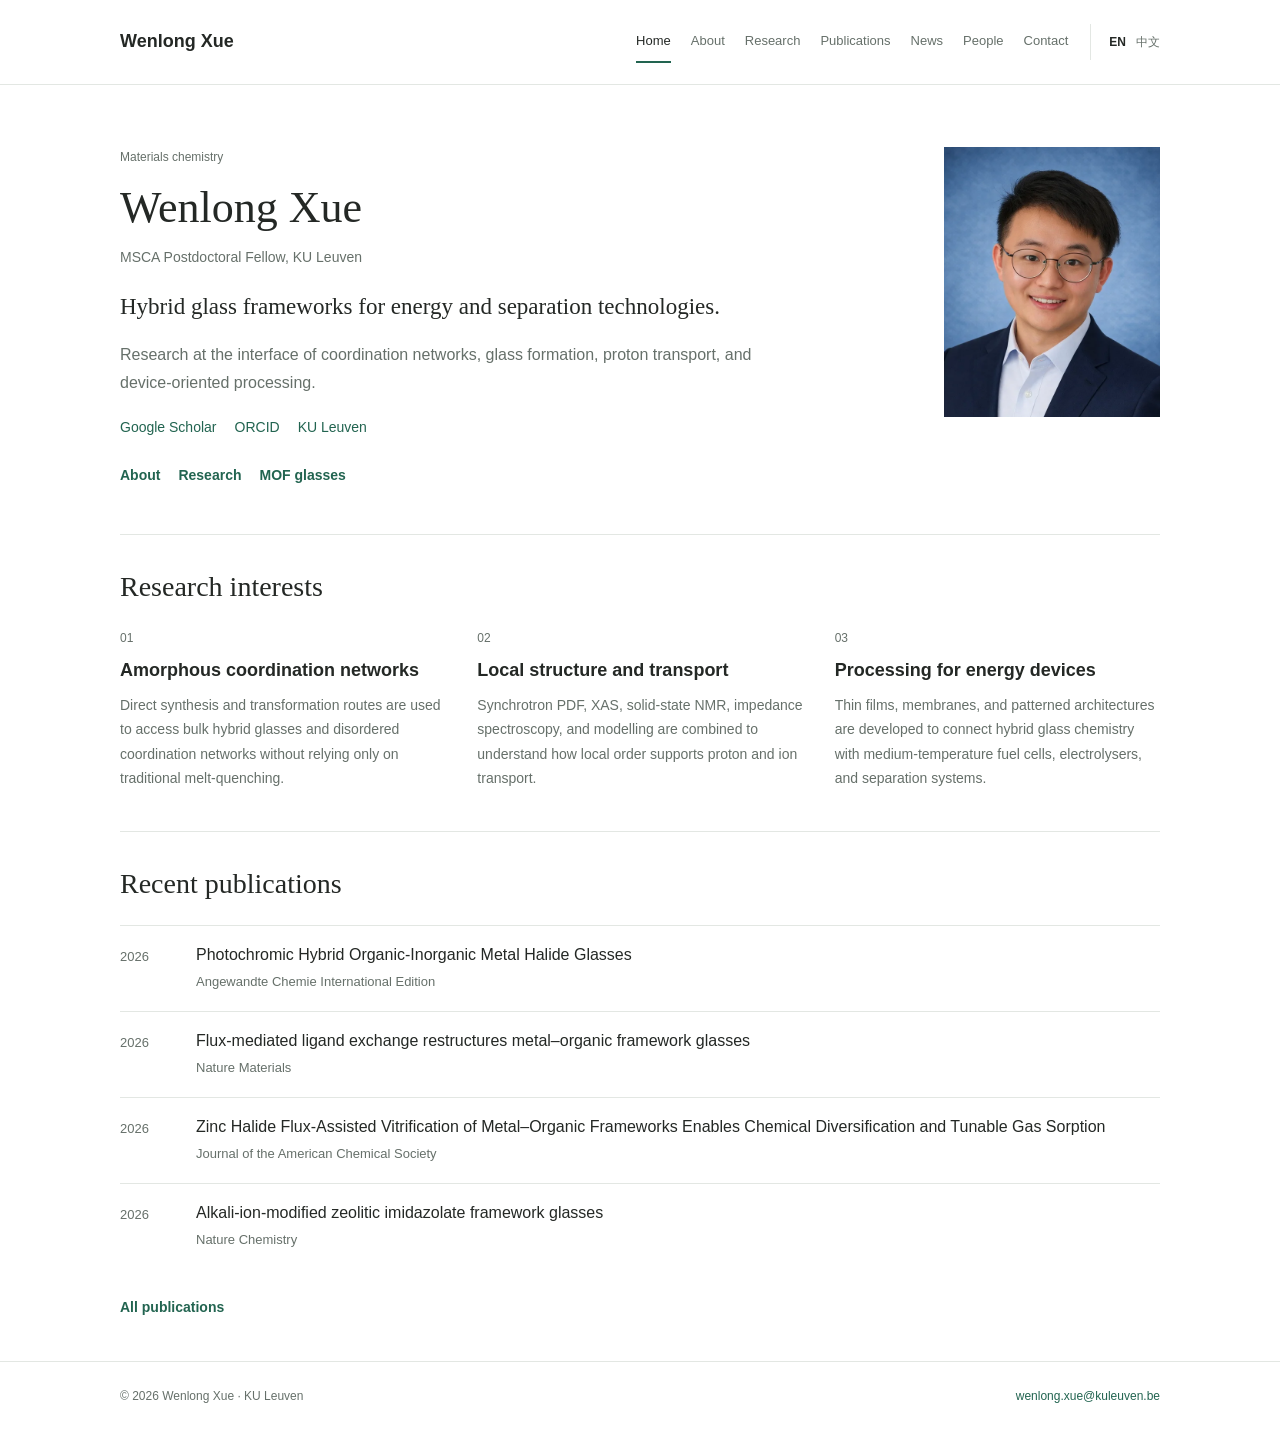
<file: index.html>
<!doctype html>
<html lang="en" class="no-js">
<head>
<meta charset="utf-8" />
<meta name="viewport" content="width=device-width, initial-scale=1" />
<title>Wenlong Xue | MOF Glasses &amp; Hybrid Materials</title>
<meta name="description" content="Wenlong Xue, MSCA Postdoctoral Fellow at KU Leuven. Research on MOF glasses, amorphous hybrid frameworks, proton conduction and materials processing." />
<link rel="canonical" href="https://wenlong-xue.github.io/" />
<meta name="robots" content="index, follow" />
<meta property="og:type" content="profile" />
<meta property="og:site_name" content="Wenlong Xue" />
<meta property="og:title" content="Wenlong Xue | MOF Glasses &amp; Hybrid Materials" />
<meta property="og:description" content="Wenlong Xue, MSCA Postdoctoral Fellow at KU Leuven. Research on MOF glasses, amorphous hybrid frameworks, proton conduction and materials processing." />
<meta property="og:url" content="https://wenlong-xue.github.io/" />
<meta property="og:image" content="https://wenlong-xue.github.io/assets/img/wenlong-xue.png" />
<meta property="og:image:alt" content="Wenlong Xue, MSCA Postdoctoral Fellow at KU Leuven" />
<meta name="twitter:card" content="summary" />
<meta name="twitter:title" content="Wenlong Xue | MOF Glasses &amp; Hybrid Materials" />
<meta name="twitter:description" content="Wenlong Xue, MSCA Postdoctoral Fellow at KU Leuven. Research on MOF glasses, amorphous hybrid frameworks, proton conduction and materials processing." />
<meta name="twitter:image" content="https://wenlong-xue.github.io/assets/img/wenlong-xue.png" />
<meta name="twitter:image:alt" content="Wenlong Xue, MSCA Postdoctoral Fellow at KU Leuven" />
<script type="application/ld+json">{"@context":"https://schema.org","@graph":[{"@type":"WebSite","@id":"https://wenlong-xue.github.io/#website","url":"https://wenlong-xue.github.io/","name":"Wenlong Xue"},{"@type":"Person","@id":"https://wenlong-xue.github.io/#person","name":"Wenlong Xue","alternateName":["Wen-Long Xue","薛文龙"],"url":"https://wenlong-xue.github.io/","image":"https://wenlong-xue.github.io/assets/img/wenlong-xue.webp","email":"wenlong.xue@kuleuven.be","jobTitle":"MSCA Postdoctoral Fellow","affiliation":{"@type":"CollegeOrUniversity","name":"KU Leuven","url":"https://www.kuleuven.be/"},"sameAs":["https://scholar.google.com/citations?user=ZLglYGcAAAAJ&hl=en","https://orcid.org/0000-0003-0778-2300","https://www.kuleuven.be/wieiswie/en/person/00177372"],"knowsAbout":["MOF glasses","hybrid glass frameworks","amorphous proton conductors","mechanochemistry"]},{"@type":"ProfilePage","@id":"https://wenlong-xue.github.io/#page","url":"https://wenlong-xue.github.io/","name":"Wenlong Xue | MOF Glasses & Hybrid Materials","description":"Wenlong Xue, MSCA Postdoctoral Fellow at KU Leuven. Research on MOF glasses, amorphous hybrid frameworks, proton conduction and materials processing.","inLanguage":"en","isPartOf":{"@id":"https://wenlong-xue.github.io/#website"},"mainEntity":{"@id":"https://wenlong-xue.github.io/#person"}}]}</script>
<link rel="stylesheet" href="assets/css/styles.css?v=minimal-20261013" />
<script>document.documentElement.classList.remove('no-js');</script>
</head>
<body data-page="home">
<a class="skip-link" href="#main" data-i18n="labels.skip">Skip to content</a><header class="site-header" id="top"><nav class="nav wrap" aria-label="Main navigation"><a class="brand" href="index.html"><span data-profile-name>Wenlong Xue</span></a><button class="menu-button" type="button" aria-label="Toggle navigation" aria-controls="navigation" aria-expanded="false" data-nav-toggle><img src="assets/img/menu.svg" alt="Menu" width="20" height="20" /></button><div class="nav-actions"><div class="nav-links" id="navigation" data-nav-links><a href="index.html" data-nav-page="home" data-i18n="nav.home" class="active" aria-current="page">Home</a><a href="about.html" data-nav-page="about" data-i18n="nav.about">About</a><a href="research.html" data-nav-page="research" data-i18n="nav.research">Research</a><a href="publications.html" data-nav-page="publications" data-i18n="nav.publications">Publications</a><a href="news.html" data-nav-page="news" data-i18n="nav.news">News</a><a href="people.html" data-nav-page="people" data-i18n="nav.people">People</a><a href="contact.html" data-nav-page="contact" data-i18n="nav.contact">Contact</a></div><div class="language-switch" aria-label="Language"><button type="button" data-lang-option="en" aria-pressed="true" class="active">EN</button><button type="button" data-lang-option="zh" aria-pressed="false">中文</button></div></div></nav></header>
<main id="main" class="wrap"><section class="home-profile"><div><p class="eyebrow" data-hero-eyebrow>Materials chemistry</p><h1 data-hero-title>Wenlong Xue</h1><p class="profile-role" data-profile-role-full>MSCA Postdoctoral Fellow, KU Leuven</p><p class="subtitle" data-hero-subtitle>Hybrid glass frameworks for energy and separation technologies.</p><div class="intro-copy" data-about-text="home"><p>Research at the interface of coordination networks, glass formation, proton transport, and device-oriented processing.</p></div><div class="profile-links"><a href="https://scholar.google.com/citations?user=ZLglYGcAAAAJ&amp;hl=en" target="_blank" rel="noopener" data-scholar-link data-i18n="labels.googleScholar">Google Scholar</a><a href="https://orcid.org/0000-0003-0778-2300" target="_blank" rel="noopener" data-orcid-link>ORCID</a><a href="https://www.kuleuven.be/wieiswie/en/person/00177372" target="_blank" rel="noopener" data-ku-link>KU Leuven</a></div><div class="home-link-row"><a class="text-link" href="about.html" data-i18n="nav.about">About</a><a class="text-link" href="research.html" data-i18n="nav.research">Research</a><a class="text-link" href="mof-glasses.html" data-i18n="labels.background">MOF glasses</a></div></div><figure class="portrait"><a href="about.html" aria-label="About Wenlong Xue"><img src="assets/img/wenlong-xue.webp" alt="Wenlong Xue, MSCA Postdoctoral Fellow at KU Leuven" width="640" height="702" data-profile-photo fetchpriority="high" /></a></figure></section><section class="section"><div class="section-heading"><h2 data-i18n="labels.researchAreas">Research interests</h2></div><div class="research-grid" data-research><article class="research-item"><div class="research-index">01</div><div class="research-copy"><h3>Amorphous coordination networks</h3><p>Direct synthesis and transformation routes are used to access bulk hybrid glasses and disordered coordination networks without relying only on traditional melt-quenching.</p></div></article><article class="research-item"><div class="research-index">02</div><div class="research-copy"><h3>Local structure and transport</h3><p>Synchrotron PDF, XAS, solid-state NMR, impedance spectroscopy, and modelling are combined to understand how local order supports proton and ion transport.</p></div></article><article class="research-item"><div class="research-index">03</div><div class="research-copy"><h3>Processing for energy devices</h3><p>Thin films, membranes, and patterned architectures are developed to connect hybrid glass chemistry with medium-temperature fuel cells, electrolysers, and separation systems.</p></div></article></div></section><section class="section"><div class="section-heading"><h2 data-i18n="labels.latest">Recent publications</h2></div><div data-latest-publications><article class="latest-item"><span class="latest-year">2026</span><div><h3><a href="https://doi.org/10.1002/anie.1298188" target="_blank" rel="noopener">Photochromic Hybrid Organic-Inorganic Metal Halide Glasses</a></h3><p class="latest-meta">Angewandte Chemie International Edition</p></div></article><article class="latest-item"><span class="latest-year">2026</span><div><h3><a href="https://doi.org/10.1038/s41563-026-02712-5" target="_blank" rel="noopener">Flux-mediated ligand exchange restructures metal–organic framework glasses</a></h3><p class="latest-meta">Nature Materials</p></div></article><article class="latest-item"><span class="latest-year">2026</span><div><h3><a href="https://doi.org/10.1021/jacs.6c05678" target="_blank" rel="noopener">Zinc Halide Flux-Assisted Vitrification of Metal–Organic Frameworks Enables Chemical Diversification and Tunable Gas Sorption</a></h3><p class="latest-meta">Journal of the American Chemical Society</p></div></article><article class="latest-item"><span class="latest-year">2026</span><div><h3><a href="https://doi.org/10.1038/s41557-026-02115-8" target="_blank" rel="noopener">Alkali-ion-modified zeolitic imidazolate framework glasses</a></h3><p class="latest-meta">Nature Chemistry</p></div></article></div><p class="section-link"><a class="text-link" href="publications.html" data-i18n="labels.viewAll">All publications</a></p></section></main>
<footer class="site-footer"><div class="wrap footer-inner"><p>&copy; <span data-year>2026</span> <span data-footer-name>Wenlong Xue</span> · KU Leuven</p><a href="mailto:wenlong.xue@kuleuven.be">wenlong.xue@kuleuven.be</a></div></footer>
<script type="module" src="assets/js/site.js?v=minimal-20261013"></script>
</body>
</html>
</file>
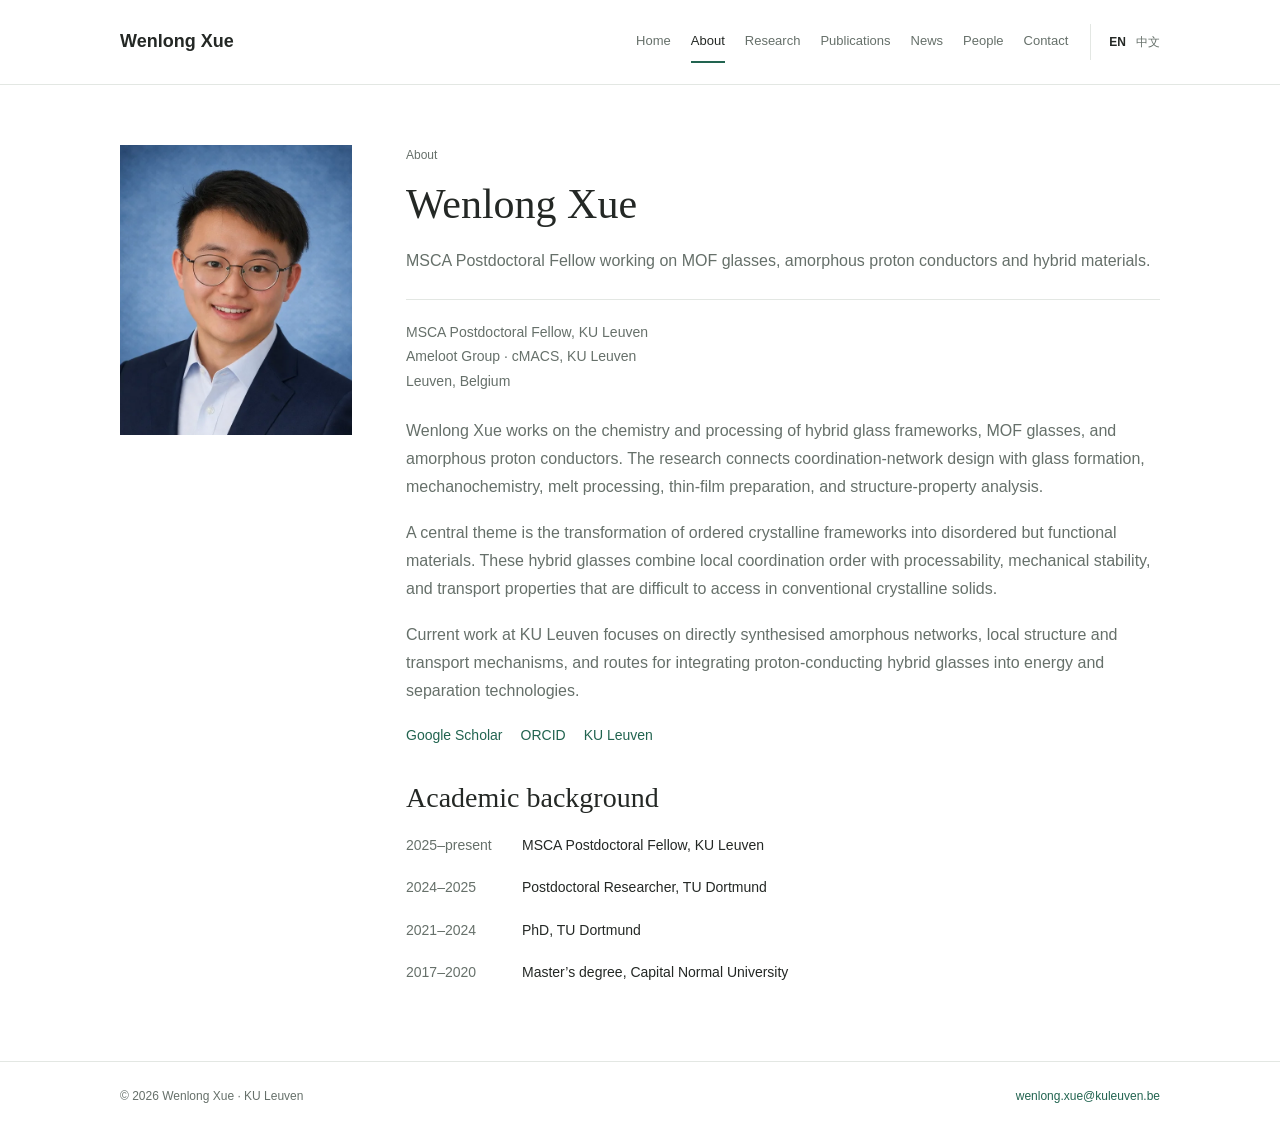
<file: about.html>
<!doctype html>
<html lang="en" class="no-js">
<head>
<meta charset="utf-8" />
<meta name="viewport" content="width=device-width, initial-scale=1" />
<title>About Wenlong Xue | KU Leuven</title>
<meta name="description" content="Biography and academic background of Wenlong Xue, an MSCA Postdoctoral Fellow in the Ameloot Group at KU Leuven." />
<link rel="canonical" href="https://wenlong-xue.github.io/about.html" />
<meta name="robots" content="index, follow" />
<meta property="og:type" content="profile" />
<meta property="og:site_name" content="Wenlong Xue" />
<meta property="og:title" content="About Wenlong Xue | KU Leuven" />
<meta property="og:description" content="Biography and academic background of Wenlong Xue, an MSCA Postdoctoral Fellow in the Ameloot Group at KU Leuven." />
<meta property="og:url" content="https://wenlong-xue.github.io/about.html" />
<meta property="og:image" content="https://wenlong-xue.github.io/assets/img/wenlong-xue.png" />
<meta property="og:image:alt" content="Wenlong Xue, MSCA Postdoctoral Fellow at KU Leuven" />
<meta name="twitter:card" content="summary" />
<meta name="twitter:title" content="About Wenlong Xue | KU Leuven" />
<meta name="twitter:description" content="Biography and academic background of Wenlong Xue, an MSCA Postdoctoral Fellow in the Ameloot Group at KU Leuven." />
<meta name="twitter:image" content="https://wenlong-xue.github.io/assets/img/wenlong-xue.png" />
<meta name="twitter:image:alt" content="Wenlong Xue, MSCA Postdoctoral Fellow at KU Leuven" />
<script type="application/ld+json">{"@context":"https://schema.org","@graph":[{"@type":"WebSite","@id":"https://wenlong-xue.github.io/#website","url":"https://wenlong-xue.github.io/","name":"Wenlong Xue"},{"@type":"Person","@id":"https://wenlong-xue.github.io/#person","name":"Wenlong Xue","alternateName":["Wen-Long Xue","薛文龙"],"url":"https://wenlong-xue.github.io/","image":"https://wenlong-xue.github.io/assets/img/wenlong-xue.webp","email":"wenlong.xue@kuleuven.be","jobTitle":"MSCA Postdoctoral Fellow","affiliation":{"@type":"CollegeOrUniversity","name":"KU Leuven","url":"https://www.kuleuven.be/"},"sameAs":["https://scholar.google.com/citations?user=ZLglYGcAAAAJ&hl=en","https://orcid.org/0000-0003-0778-2300","https://www.kuleuven.be/wieiswie/en/person/00177372"],"knowsAbout":["MOF glasses","hybrid glass frameworks","amorphous proton conductors","mechanochemistry"]},{"@type":"ProfilePage","@id":"https://wenlong-xue.github.io/about.html#page","url":"https://wenlong-xue.github.io/about.html","name":"About Wenlong Xue | KU Leuven","description":"Biography and academic background of Wenlong Xue, an MSCA Postdoctoral Fellow in the Ameloot Group at KU Leuven.","inLanguage":"en","isPartOf":{"@id":"https://wenlong-xue.github.io/#website"},"mainEntity":{"@id":"https://wenlong-xue.github.io/#person"}}]}</script>
<link rel="stylesheet" href="assets/css/styles.css?v=minimal-20261013" />
<script>document.documentElement.classList.remove('no-js');</script>
</head>
<body data-page="about">
<a class="skip-link" href="#main" data-i18n="labels.skip">Skip to content</a><header class="site-header" id="top"><nav class="nav wrap" aria-label="Main navigation"><a class="brand" href="index.html"><span data-profile-name>Wenlong Xue</span></a><button class="menu-button" type="button" aria-label="Toggle navigation" aria-controls="navigation" aria-expanded="false" data-nav-toggle><img src="assets/img/menu.svg" alt="Menu" width="20" height="20" /></button><div class="nav-actions"><div class="nav-links" id="navigation" data-nav-links><a href="index.html" data-nav-page="home" data-i18n="nav.home">Home</a><a href="about.html" data-nav-page="about" data-i18n="nav.about" class="active" aria-current="page">About</a><a href="research.html" data-nav-page="research" data-i18n="nav.research">Research</a><a href="publications.html" data-nav-page="publications" data-i18n="nav.publications">Publications</a><a href="news.html" data-nav-page="news" data-i18n="nav.news">News</a><a href="people.html" data-nav-page="people" data-i18n="nav.people">People</a><a href="contact.html" data-nav-page="contact" data-i18n="nav.contact">Contact</a></div><div class="language-switch" aria-label="Language"><button type="button" data-lang-option="en" aria-pressed="true" class="active">EN</button><button type="button" data-lang-option="zh" aria-pressed="false">中文</button></div></div></nav></header>
<main id="main" class="page-main wrap"><section class="profile-page"><figure class="profile-photo-large"><img src="assets/img/wenlong-xue.webp" alt="Wenlong Xue, MSCA Postdoctoral Fellow at KU Leuven" width="640" height="702" data-profile-photo fetchpriority="high" /></figure><div><p class="eyebrow" data-i18n="pages.about.eyebrow">About</p><h1 data-i18n="pages.about.heading">Wenlong Xue</h1><p class="profile-lead" data-i18n="pages.about.lead">MSCA Postdoctoral Fellow working on MOF glasses, amorphous proton conductors and hybrid materials.</p><p class="profile-line"><span data-profile-role-full>MSCA Postdoctoral Fellow, KU Leuven</span><br /><span data-profile-affiliation>Ameloot Group · cMACS, KU Leuven</span><br /><span data-profile-location>Leuven, Belgium</span></p><div class="profile-text" data-about-text="full"><p>Wenlong Xue works on the chemistry and processing of hybrid glass frameworks, MOF glasses, and amorphous proton conductors. The research connects coordination-network design with glass formation, mechanochemistry, melt processing, thin-film preparation, and structure-property analysis.</p><p>A central theme is the transformation of ordered crystalline frameworks into disordered but functional materials. These hybrid glasses combine local coordination order with processability, mechanical stability, and transport properties that are difficult to access in conventional crystalline solids.</p><p>Current work at KU Leuven focuses on directly synthesised amorphous networks, local structure and transport mechanisms, and routes for integrating proton-conducting hybrid glasses into energy and separation technologies.</p></div><div class="profile-links"><a href="https://scholar.google.com/citations?user=ZLglYGcAAAAJ&amp;hl=en" target="_blank" rel="noopener" data-scholar-link data-i18n="labels.googleScholar">Google Scholar</a><a href="https://orcid.org/0000-0003-0778-2300" target="_blank" rel="noopener" data-orcid-link>ORCID</a><a href="https://www.kuleuven.be/wieiswie/en/person/00177372" target="_blank" rel="noopener" data-ku-link>KU Leuven</a></div><section class="timeline"><h2 data-i18n="labels.timeline">Academic background</h2><div class="timeline-item"><time>2025–present</time><p data-i18n="timeline.0">MSCA Postdoctoral Fellow, KU Leuven</p></div><div class="timeline-item"><time>2024–2025</time><p data-i18n="timeline.1">Postdoctoral Researcher, TU Dortmund</p></div><div class="timeline-item"><time>2021–2024</time><p data-i18n="timeline.2">PhD, TU Dortmund</p></div><div class="timeline-item"><time>2017–2020</time><p data-i18n="timeline.3">Master’s degree, Capital Normal University</p></div></section></div></section></main>
<footer class="site-footer"><div class="wrap footer-inner"><p>&copy; <span data-year>2026</span> <span data-footer-name>Wenlong Xue</span> · KU Leuven</p><a href="mailto:wenlong.xue@kuleuven.be">wenlong.xue@kuleuven.be</a></div></footer>
<script type="module" src="assets/js/site.js?v=minimal-20261013"></script>
</body>
</html>
</file>
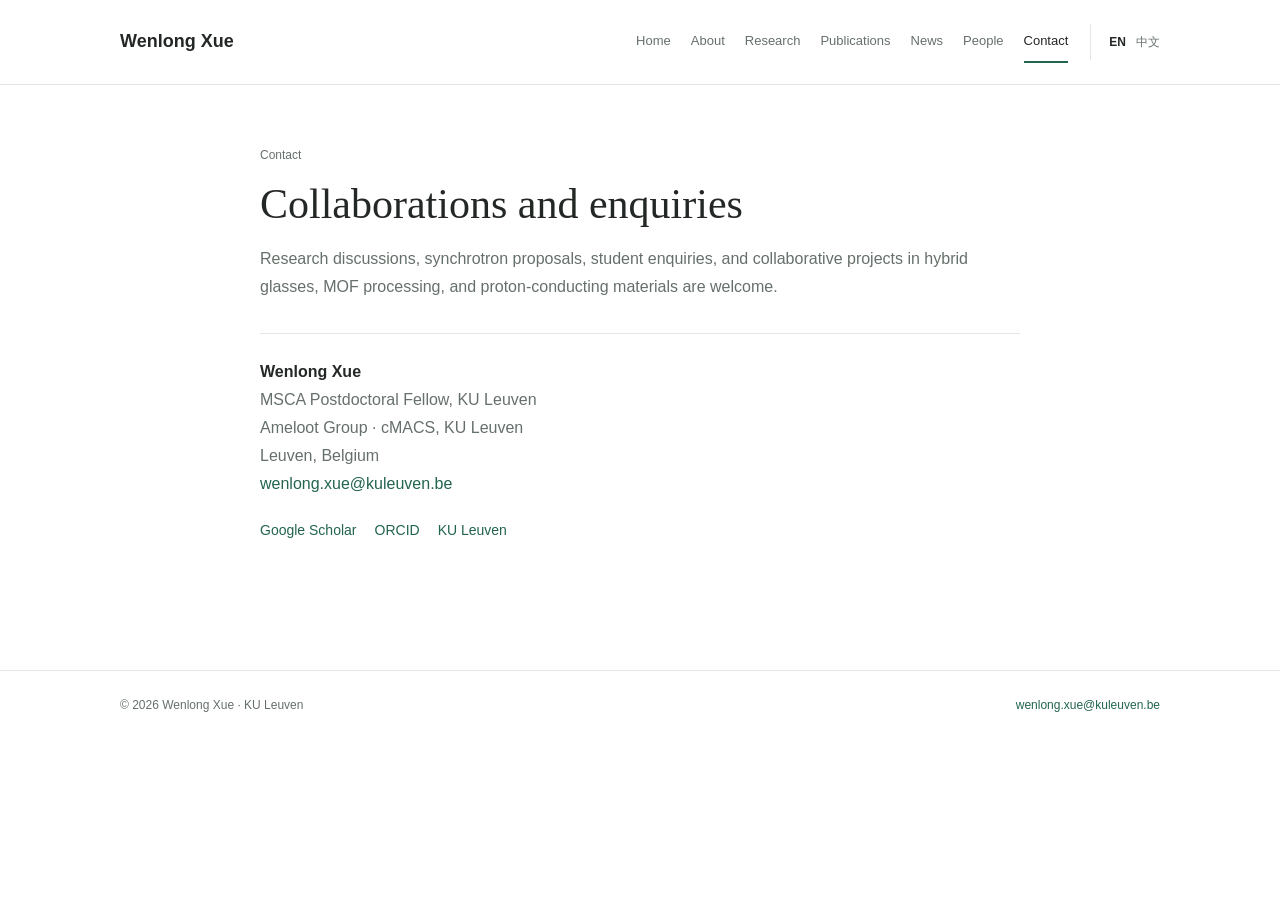
<file: contact.html>
<!doctype html>
<html lang="en" class="no-js">
<head>
<meta charset="utf-8" />
<meta name="viewport" content="width=device-width, initial-scale=1" />
<title>Contact | Wenlong Xue, KU Leuven</title>
<meta name="description" content="Contact Wenlong Xue at KU Leuven for discussions and collaborations in MOF glasses, amorphous hybrid materials and proton conduction." />
<link rel="canonical" href="https://wenlong-xue.github.io/contact.html" />
<meta name="robots" content="index, follow" />
<meta property="og:type" content="website" />
<meta property="og:site_name" content="Wenlong Xue" />
<meta property="og:title" content="Contact | Wenlong Xue, KU Leuven" />
<meta property="og:description" content="Contact Wenlong Xue at KU Leuven for discussions and collaborations in MOF glasses, amorphous hybrid materials and proton conduction." />
<meta property="og:url" content="https://wenlong-xue.github.io/contact.html" />
<meta property="og:image" content="https://wenlong-xue.github.io/assets/img/wenlong-xue.png" />
<meta property="og:image:alt" content="Wenlong Xue, MSCA Postdoctoral Fellow at KU Leuven" />
<meta name="twitter:card" content="summary" />
<meta name="twitter:title" content="Contact | Wenlong Xue, KU Leuven" />
<meta name="twitter:description" content="Contact Wenlong Xue at KU Leuven for discussions and collaborations in MOF glasses, amorphous hybrid materials and proton conduction." />
<meta name="twitter:image" content="https://wenlong-xue.github.io/assets/img/wenlong-xue.png" />
<meta name="twitter:image:alt" content="Wenlong Xue, MSCA Postdoctoral Fellow at KU Leuven" />
<script type="application/ld+json">{"@context":"https://schema.org","@graph":[{"@type":"WebSite","@id":"https://wenlong-xue.github.io/#website","url":"https://wenlong-xue.github.io/","name":"Wenlong Xue"},{"@type":"Person","@id":"https://wenlong-xue.github.io/#person","name":"Wenlong Xue","alternateName":["Wen-Long Xue","薛文龙"],"url":"https://wenlong-xue.github.io/","image":"https://wenlong-xue.github.io/assets/img/wenlong-xue.webp","email":"wenlong.xue@kuleuven.be","jobTitle":"MSCA Postdoctoral Fellow","affiliation":{"@type":"CollegeOrUniversity","name":"KU Leuven","url":"https://www.kuleuven.be/"},"sameAs":["https://scholar.google.com/citations?user=ZLglYGcAAAAJ&hl=en","https://orcid.org/0000-0003-0778-2300","https://www.kuleuven.be/wieiswie/en/person/00177372"],"knowsAbout":["MOF glasses","hybrid glass frameworks","amorphous proton conductors","mechanochemistry"]},{"@type":"WebPage","@id":"https://wenlong-xue.github.io/contact.html#page","url":"https://wenlong-xue.github.io/contact.html","name":"Contact | Wenlong Xue, KU Leuven","description":"Contact Wenlong Xue at KU Leuven for discussions and collaborations in MOF glasses, amorphous hybrid materials and proton conduction.","inLanguage":"en","isPartOf":{"@id":"https://wenlong-xue.github.io/#website"},"about":{"@id":"https://wenlong-xue.github.io/#person"}}]}</script>
<link rel="stylesheet" href="assets/css/styles.css?v=minimal-20261013" />
<script>document.documentElement.classList.remove('no-js');</script>
</head>
<body data-page="contact">
<a class="skip-link" href="#main" data-i18n="labels.skip">Skip to content</a><header class="site-header" id="top"><nav class="nav wrap" aria-label="Main navigation"><a class="brand" href="index.html"><span data-profile-name>Wenlong Xue</span></a><button class="menu-button" type="button" aria-label="Toggle navigation" aria-controls="navigation" aria-expanded="false" data-nav-toggle><img src="assets/img/menu.svg" alt="Menu" width="20" height="20" /></button><div class="nav-actions"><div class="nav-links" id="navigation" data-nav-links><a href="index.html" data-nav-page="home" data-i18n="nav.home">Home</a><a href="about.html" data-nav-page="about" data-i18n="nav.about">About</a><a href="research.html" data-nav-page="research" data-i18n="nav.research">Research</a><a href="publications.html" data-nav-page="publications" data-i18n="nav.publications">Publications</a><a href="news.html" data-nav-page="news" data-i18n="nav.news">News</a><a href="people.html" data-nav-page="people" data-i18n="nav.people">People</a><a href="contact.html" data-nav-page="contact" data-i18n="nav.contact" class="active" aria-current="page">Contact</a></div><div class="language-switch" aria-label="Language"><button type="button" data-lang-option="en" aria-pressed="true" class="active">EN</button><button type="button" data-lang-option="zh" aria-pressed="false">中文</button></div></div></nav></header>
<main id="main" class="page-main wrap contact-page"><div class="page-heading"><p class="eyebrow" data-i18n="nav.contact">Contact</p><h1 data-contact-heading>Collaborations and enquiries</h1><p data-contact-text>Research discussions, synchrotron proposals, student enquiries, and collaborative projects in hybrid glasses, MOF processing, and proton-conducting materials are welcome.</p></div><address><strong data-contact-name>Wenlong Xue</strong><br /><span data-contact-role>MSCA Postdoctoral Fellow, KU Leuven</span><br /><span data-contact-affiliation>Ameloot Group · cMACS, KU Leuven</span><br /><span data-contact-location>Leuven, Belgium</span><br /><a href="mailto:wenlong.xue@kuleuven.be" data-contact-email>wenlong.xue@kuleuven.be</a><div class="contact-links"><div class="profile-links"><a href="https://scholar.google.com/citations?user=ZLglYGcAAAAJ&amp;hl=en" target="_blank" rel="noopener" data-scholar-link data-i18n="labels.googleScholar">Google Scholar</a><a href="https://orcid.org/0000-0003-0778-2300" target="_blank" rel="noopener" data-orcid-link>ORCID</a><a href="https://www.kuleuven.be/wieiswie/en/person/00177372" target="_blank" rel="noopener" data-ku-link>KU Leuven</a></div></div></address></main>
<footer class="site-footer"><div class="wrap footer-inner"><p>&copy; <span data-year>2026</span> <span data-footer-name>Wenlong Xue</span> · KU Leuven</p><a href="mailto:wenlong.xue@kuleuven.be">wenlong.xue@kuleuven.be</a></div></footer>
<script type="module" src="assets/js/site.js?v=minimal-20261013"></script>
</body>
</html>
</file>
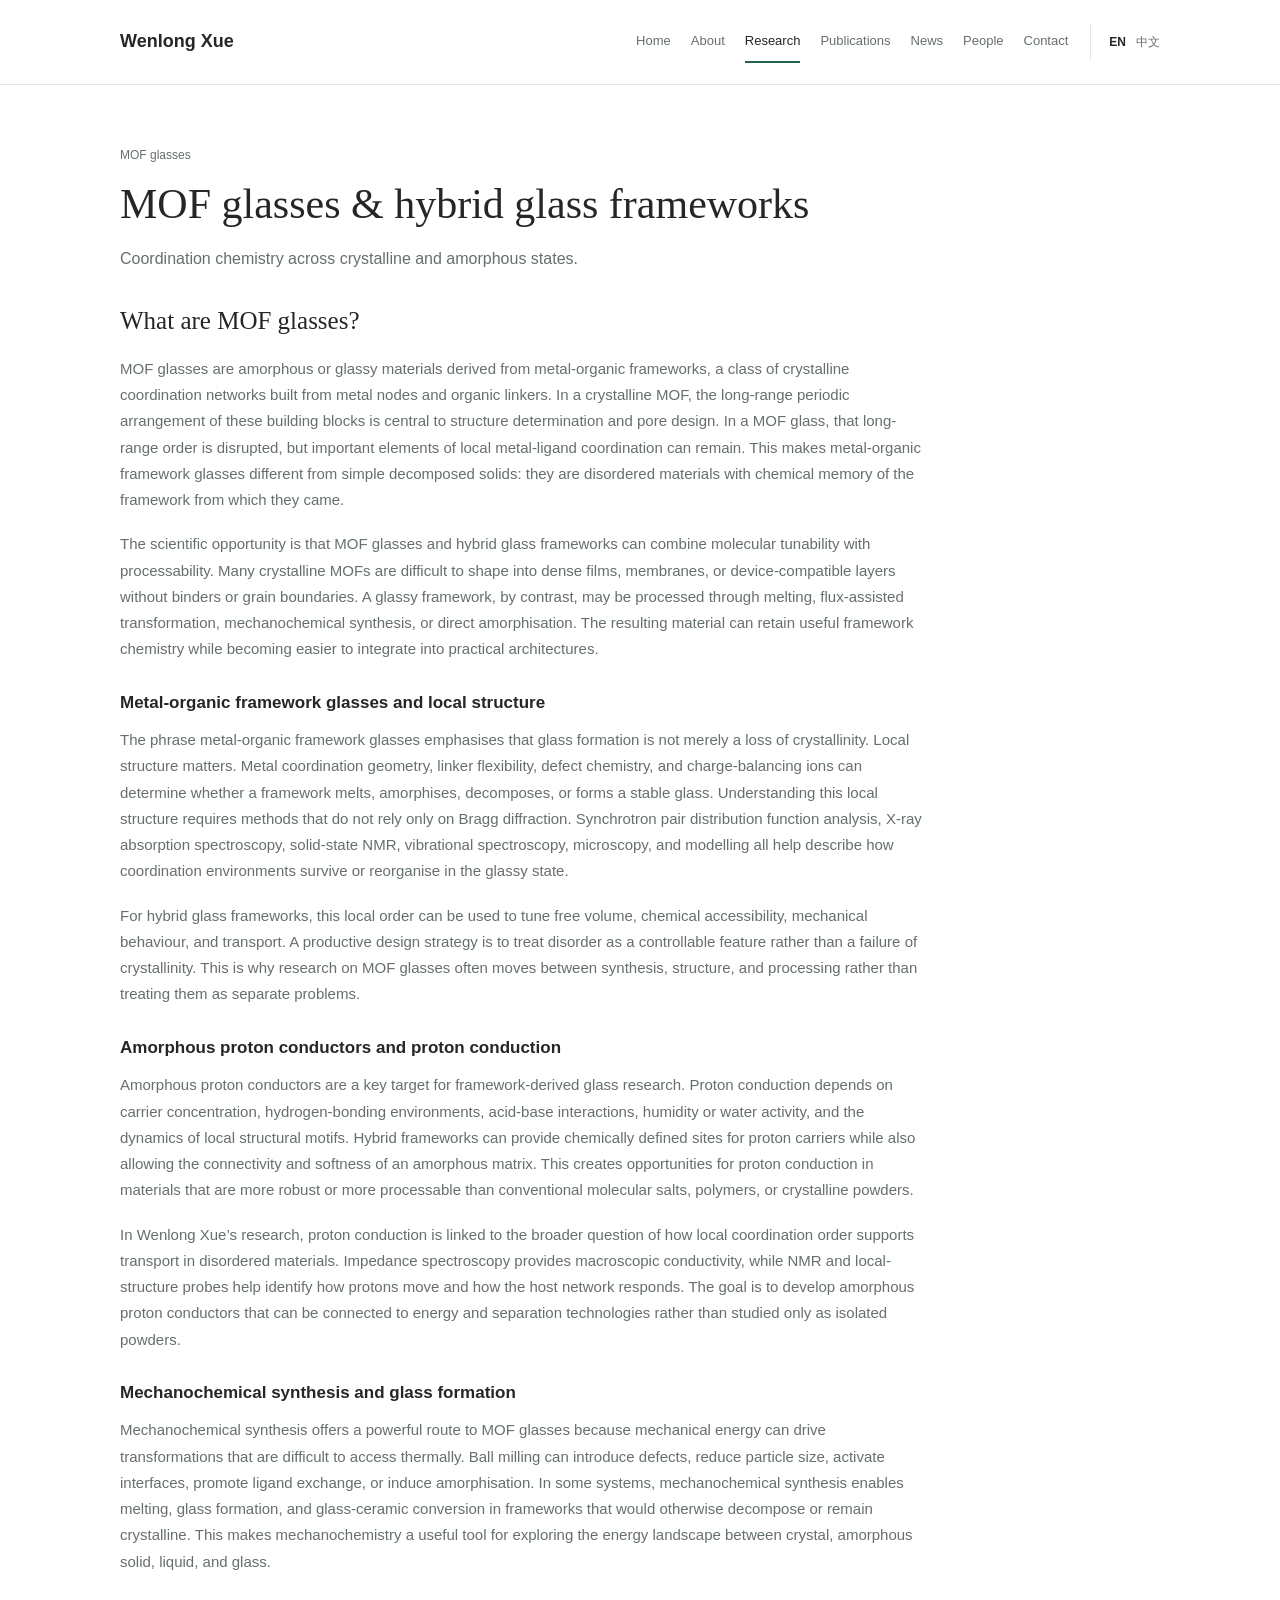
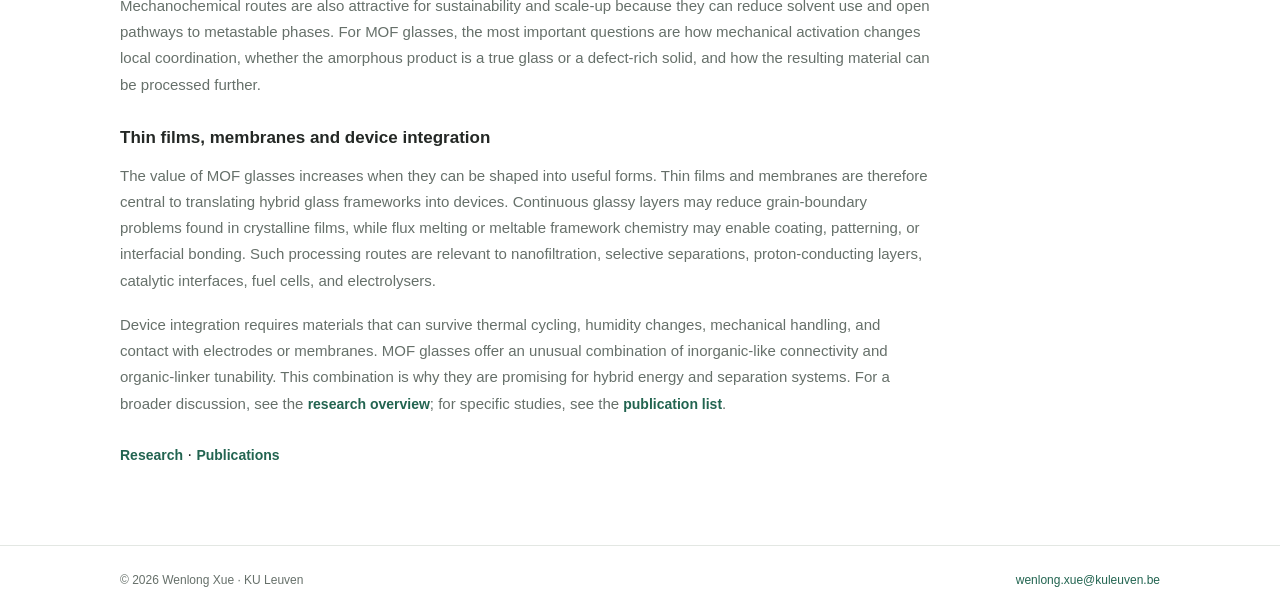
<file: mof-glasses.html>
<!doctype html>
<html lang="en" class="no-js">
<head>
<meta charset="utf-8" />
<meta name="viewport" content="width=device-width, initial-scale=1" />
<title>MOF Glasses &amp; Hybrid Glass Frameworks | Wenlong Xue</title>
<meta name="description" content="Background on MOF glasses, metal-organic framework glasses, hybrid glass frameworks, amorphous proton conductors and mechanochemical synthesis." />
<link rel="canonical" href="https://wenlong-xue.github.io/mof-glasses.html" />
<meta name="robots" content="index, follow" />
<meta property="og:type" content="website" />
<meta property="og:site_name" content="Wenlong Xue" />
<meta property="og:title" content="MOF Glasses &amp; Hybrid Glass Frameworks | Wenlong Xue" />
<meta property="og:description" content="Background on MOF glasses, metal-organic framework glasses, hybrid glass frameworks, amorphous proton conductors and mechanochemical synthesis." />
<meta property="og:url" content="https://wenlong-xue.github.io/mof-glasses.html" />
<meta property="og:image" content="https://wenlong-xue.github.io/assets/img/wenlong-xue.png" />
<meta property="og:image:alt" content="Wenlong Xue, MSCA Postdoctoral Fellow at KU Leuven" />
<meta name="twitter:card" content="summary" />
<meta name="twitter:title" content="MOF Glasses &amp; Hybrid Glass Frameworks | Wenlong Xue" />
<meta name="twitter:description" content="Background on MOF glasses, metal-organic framework glasses, hybrid glass frameworks, amorphous proton conductors and mechanochemical synthesis." />
<meta name="twitter:image" content="https://wenlong-xue.github.io/assets/img/wenlong-xue.png" />
<meta name="twitter:image:alt" content="Wenlong Xue, MSCA Postdoctoral Fellow at KU Leuven" />
<script type="application/ld+json">{"@context":"https://schema.org","@graph":[{"@type":"WebSite","@id":"https://wenlong-xue.github.io/#website","url":"https://wenlong-xue.github.io/","name":"Wenlong Xue"},{"@type":"Person","@id":"https://wenlong-xue.github.io/#person","name":"Wenlong Xue","alternateName":["Wen-Long Xue","薛文龙"],"url":"https://wenlong-xue.github.io/","image":"https://wenlong-xue.github.io/assets/img/wenlong-xue.webp","email":"wenlong.xue@kuleuven.be","jobTitle":"MSCA Postdoctoral Fellow","affiliation":{"@type":"CollegeOrUniversity","name":"KU Leuven","url":"https://www.kuleuven.be/"},"sameAs":["https://scholar.google.com/citations?user=ZLglYGcAAAAJ&hl=en","https://orcid.org/0000-0003-0778-2300","https://www.kuleuven.be/wieiswie/en/person/00177372"],"knowsAbout":["MOF glasses","hybrid glass frameworks","amorphous proton conductors","mechanochemistry"]},{"@type":"WebPage","@id":"https://wenlong-xue.github.io/mof-glasses.html#page","url":"https://wenlong-xue.github.io/mof-glasses.html","name":"MOF Glasses & Hybrid Glass Frameworks | Wenlong Xue","description":"Background on MOF glasses, metal-organic framework glasses, hybrid glass frameworks, amorphous proton conductors and mechanochemical synthesis.","inLanguage":"en","isPartOf":{"@id":"https://wenlong-xue.github.io/#website"},"about":{"@id":"https://wenlong-xue.github.io/#person"}}]}</script>
<link rel="stylesheet" href="assets/css/styles.css?v=minimal-20261013" />
<script>document.documentElement.classList.remove('no-js');</script>
</head>
<body data-page="mof-glasses">
<a class="skip-link" href="#main" data-i18n="labels.skip">Skip to content</a><header class="site-header" id="top"><nav class="nav wrap" aria-label="Main navigation"><a class="brand" href="index.html"><span data-profile-name>Wenlong Xue</span></a><button class="menu-button" type="button" aria-label="Toggle navigation" aria-controls="navigation" aria-expanded="false" data-nav-toggle><img src="assets/img/menu.svg" alt="Menu" width="20" height="20" /></button><div class="nav-actions"><div class="nav-links" id="navigation" data-nav-links><a href="index.html" data-nav-page="home" data-i18n="nav.home">Home</a><a href="about.html" data-nav-page="about" data-i18n="nav.about">About</a><a href="research.html" data-nav-page="research" data-i18n="nav.research" class="active" aria-current="page">Research</a><a href="publications.html" data-nav-page="publications" data-i18n="nav.publications">Publications</a><a href="news.html" data-nav-page="news" data-i18n="nav.news">News</a><a href="people.html" data-nav-page="people" data-i18n="nav.people">People</a><a href="contact.html" data-nav-page="contact" data-i18n="nav.contact">Contact</a></div><div class="language-switch" aria-label="Language"><button type="button" data-lang-option="en" aria-pressed="true" class="active">EN</button><button type="button" data-lang-option="zh" aria-pressed="false">中文</button></div></div></nav></header>
<main id="main" class="page-main wrap"><div class="page-heading"><p class="eyebrow">MOF glasses</p><h1 data-i18n="pages.mof.heading">MOF glasses &amp; hybrid glass frameworks</h1><p data-i18n="pages.mof.intro">Coordination chemistry across crystalline and amorphous states.</p></div><article class="seo-article" data-long-text="mof-glasses">
      <h2>What are MOF glasses?</h2>
      <p>MOF glasses are amorphous or glassy materials derived from metal-organic frameworks, a class of crystalline coordination networks built from metal nodes and organic linkers. In a crystalline MOF, the long-range periodic arrangement of these building blocks is central to structure determination and pore design. In a MOF glass, that long-range order is disrupted, but important elements of local metal-ligand coordination can remain. This makes metal-organic framework glasses different from simple decomposed solids: they are disordered materials with chemical memory of the framework from which they came.</p>
      <p>The scientific opportunity is that MOF glasses and hybrid glass frameworks can combine molecular tunability with processability. Many crystalline MOFs are difficult to shape into dense films, membranes, or device-compatible layers without binders or grain boundaries. A glassy framework, by contrast, may be processed through melting, flux-assisted transformation, mechanochemical synthesis, or direct amorphisation. The resulting material can retain useful framework chemistry while becoming easier to integrate into practical architectures.</p>
      <h3>Metal-organic framework glasses and local structure</h3>
      <p>The phrase metal-organic framework glasses emphasises that glass formation is not merely a loss of crystallinity. Local structure matters. Metal coordination geometry, linker flexibility, defect chemistry, and charge-balancing ions can determine whether a framework melts, amorphises, decomposes, or forms a stable glass. Understanding this local structure requires methods that do not rely only on Bragg diffraction. Synchrotron pair distribution function analysis, X-ray absorption spectroscopy, solid-state NMR, vibrational spectroscopy, microscopy, and modelling all help describe how coordination environments survive or reorganise in the glassy state.</p>
      <p>For hybrid glass frameworks, this local order can be used to tune free volume, chemical accessibility, mechanical behaviour, and transport. A productive design strategy is to treat disorder as a controllable feature rather than a failure of crystallinity. This is why research on MOF glasses often moves between synthesis, structure, and processing rather than treating them as separate problems.</p>
      <h3>Amorphous proton conductors and proton conduction</h3>
      <p>Amorphous proton conductors are a key target for framework-derived glass research. Proton conduction depends on carrier concentration, hydrogen-bonding environments, acid-base interactions, humidity or water activity, and the dynamics of local structural motifs. Hybrid frameworks can provide chemically defined sites for proton carriers while also allowing the connectivity and softness of an amorphous matrix. This creates opportunities for proton conduction in materials that are more robust or more processable than conventional molecular salts, polymers, or crystalline powders.</p>
      <p>In Wenlong Xue’s research, proton conduction is linked to the broader question of how local coordination order supports transport in disordered materials. Impedance spectroscopy provides macroscopic conductivity, while NMR and local-structure probes help identify how protons move and how the host network responds. The goal is to develop amorphous proton conductors that can be connected to energy and separation technologies rather than studied only as isolated powders.</p>
      <h3>Mechanochemical synthesis and glass formation</h3>
      <p>Mechanochemical synthesis offers a powerful route to MOF glasses because mechanical energy can drive transformations that are difficult to access thermally. Ball milling can introduce defects, reduce particle size, activate interfaces, promote ligand exchange, or induce amorphisation. In some systems, mechanochemical synthesis enables melting, glass formation, and glass-ceramic conversion in frameworks that would otherwise decompose or remain crystalline. This makes mechanochemistry a useful tool for exploring the energy landscape between crystal, amorphous solid, liquid, and glass.</p>
      <p>Mechanochemical routes are also attractive for sustainability and scale-up because they can reduce solvent use and open pathways to metastable phases. For MOF glasses, the most important questions are how mechanical activation changes local coordination, whether the amorphous product is a true glass or a defect-rich solid, and how the resulting material can be processed further.</p>
      <h3>Thin films, membranes and device integration</h3>
      <p>The value of MOF glasses increases when they can be shaped into useful forms. Thin films and membranes are therefore central to translating hybrid glass frameworks into devices. Continuous glassy layers may reduce grain-boundary problems found in crystalline films, while flux melting or meltable framework chemistry may enable coating, patterning, or interfacial bonding. Such processing routes are relevant to nanofiltration, selective separations, proton-conducting layers, catalytic interfaces, fuel cells, and electrolysers.</p>
      <p>Device integration requires materials that can survive thermal cycling, humidity changes, mechanical handling, and contact with electrodes or membranes. MOF glasses offer an unusual combination of inorganic-like connectivity and organic-linker tunability. This combination is why they are promising for hybrid energy and separation systems. For a broader discussion, see the <a class="text-link" href="research.html">research overview</a>; for specific studies, see the <a class="text-link" href="publications.html">publication list</a>.</p>
    </article><p class="section-link"><a href="research.html" class="text-link" data-i18n="nav.research">Research</a> · <a href="publications.html" class="text-link" data-i18n="nav.publications">Publications</a></p></main>
<footer class="site-footer"><div class="wrap footer-inner"><p>&copy; <span data-year>2026</span> <span data-footer-name>Wenlong Xue</span> · KU Leuven</p><a href="mailto:wenlong.xue@kuleuven.be">wenlong.xue@kuleuven.be</a></div></footer>
<script type="module" src="assets/js/site.js?v=minimal-20261013"></script>
</body>
</html>
</file>
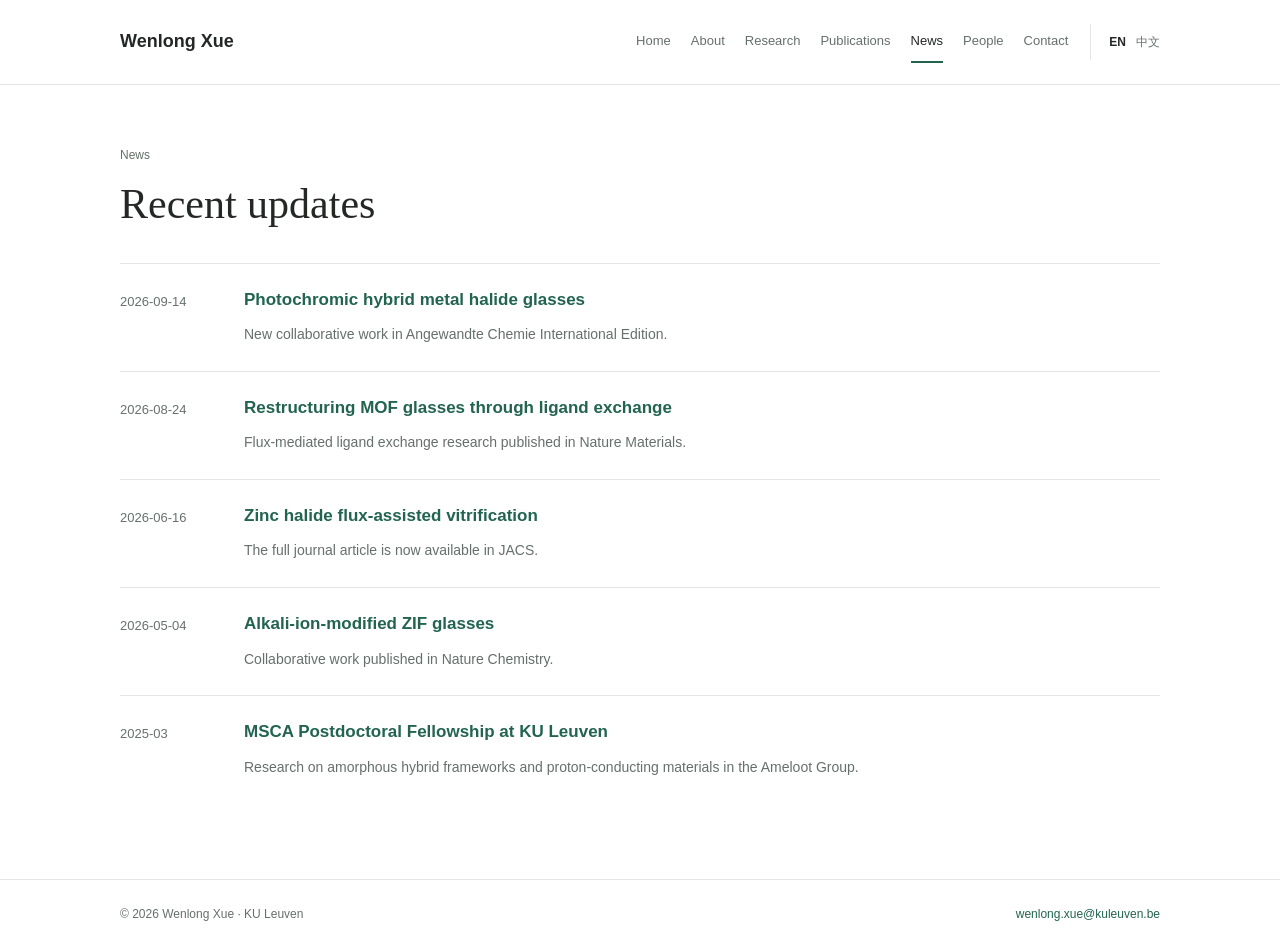
<file: news.html>
<!doctype html>
<html lang="en" class="no-js">
<head>
<meta charset="utf-8" />
<meta name="viewport" content="width=device-width, initial-scale=1" />
<title>News | Wenlong Xue</title>
<meta name="description" content="Recent publications and research updates from Wenlong Xue, MSCA Postdoctoral Fellow at KU Leuven." />
<link rel="canonical" href="https://wenlong-xue.github.io/news.html" />
<meta name="robots" content="index, follow" />
<meta property="og:type" content="website" />
<meta property="og:site_name" content="Wenlong Xue" />
<meta property="og:title" content="News | Wenlong Xue" />
<meta property="og:description" content="Recent publications and research updates from Wenlong Xue, MSCA Postdoctoral Fellow at KU Leuven." />
<meta property="og:url" content="https://wenlong-xue.github.io/news.html" />
<meta property="og:image" content="https://wenlong-xue.github.io/assets/img/wenlong-xue.png" />
<meta property="og:image:alt" content="Wenlong Xue, MSCA Postdoctoral Fellow at KU Leuven" />
<meta name="twitter:card" content="summary" />
<meta name="twitter:title" content="News | Wenlong Xue" />
<meta name="twitter:description" content="Recent publications and research updates from Wenlong Xue, MSCA Postdoctoral Fellow at KU Leuven." />
<meta name="twitter:image" content="https://wenlong-xue.github.io/assets/img/wenlong-xue.png" />
<meta name="twitter:image:alt" content="Wenlong Xue, MSCA Postdoctoral Fellow at KU Leuven" />
<script type="application/ld+json">{"@context":"https://schema.org","@graph":[{"@type":"WebSite","@id":"https://wenlong-xue.github.io/#website","url":"https://wenlong-xue.github.io/","name":"Wenlong Xue"},{"@type":"Person","@id":"https://wenlong-xue.github.io/#person","name":"Wenlong Xue","alternateName":["Wen-Long Xue","薛文龙"],"url":"https://wenlong-xue.github.io/","image":"https://wenlong-xue.github.io/assets/img/wenlong-xue.webp","email":"wenlong.xue@kuleuven.be","jobTitle":"MSCA Postdoctoral Fellow","affiliation":{"@type":"CollegeOrUniversity","name":"KU Leuven","url":"https://www.kuleuven.be/"},"sameAs":["https://scholar.google.com/citations?user=ZLglYGcAAAAJ&hl=en","https://orcid.org/0000-0003-0778-2300","https://www.kuleuven.be/wieiswie/en/person/00177372"],"knowsAbout":["MOF glasses","hybrid glass frameworks","amorphous proton conductors","mechanochemistry"]},{"@type":"WebPage","@id":"https://wenlong-xue.github.io/news.html#page","url":"https://wenlong-xue.github.io/news.html","name":"News | Wenlong Xue","description":"Recent publications and research updates from Wenlong Xue, MSCA Postdoctoral Fellow at KU Leuven.","inLanguage":"en","isPartOf":{"@id":"https://wenlong-xue.github.io/#website"},"about":{"@id":"https://wenlong-xue.github.io/#person"}}]}</script>
<link rel="stylesheet" href="assets/css/styles.css?v=minimal-20261013" />
<script>document.documentElement.classList.remove('no-js');</script>
</head>
<body data-page="news">
<a class="skip-link" href="#main" data-i18n="labels.skip">Skip to content</a><header class="site-header" id="top"><nav class="nav wrap" aria-label="Main navigation"><a class="brand" href="index.html"><span data-profile-name>Wenlong Xue</span></a><button class="menu-button" type="button" aria-label="Toggle navigation" aria-controls="navigation" aria-expanded="false" data-nav-toggle><img src="assets/img/menu.svg" alt="Menu" width="20" height="20" /></button><div class="nav-actions"><div class="nav-links" id="navigation" data-nav-links><a href="index.html" data-nav-page="home" data-i18n="nav.home">Home</a><a href="about.html" data-nav-page="about" data-i18n="nav.about">About</a><a href="research.html" data-nav-page="research" data-i18n="nav.research">Research</a><a href="publications.html" data-nav-page="publications" data-i18n="nav.publications">Publications</a><a href="news.html" data-nav-page="news" data-i18n="nav.news" class="active" aria-current="page">News</a><a href="people.html" data-nav-page="people" data-i18n="nav.people">People</a><a href="contact.html" data-nav-page="contact" data-i18n="nav.contact">Contact</a></div><div class="language-switch" aria-label="Language"><button type="button" data-lang-option="en" aria-pressed="true" class="active">EN</button><button type="button" data-lang-option="zh" aria-pressed="false">中文</button></div></div></nav></header>
<main id="main" class="page-main wrap"><div class="page-heading"><p class="eyebrow" data-i18n="pages.news.eyebrow">News</p><h1 data-i18n="pages.news.heading">Recent updates</h1></div><div class="news-list" data-news><article class="news-item"><time class="news-date" datetime="2026-09-14">2026-09-14</time><div><h3><a href="https://doi.org/10.1002/anie.1298188" target="_blank" rel="noopener">Photochromic hybrid metal halide glasses</a></h3><p>New collaborative work in Angewandte Chemie International Edition.</p></div></article><article class="news-item"><time class="news-date" datetime="2026-08-24">2026-08-24</time><div><h3><a href="https://doi.org/10.1038/s41563-026-02712-5" target="_blank" rel="noopener">Restructuring MOF glasses through ligand exchange</a></h3><p>Flux-mediated ligand exchange research published in Nature Materials.</p></div></article><article class="news-item"><time class="news-date" datetime="2026-06-16">2026-06-16</time><div><h3><a href="https://doi.org/10.1021/jacs.6c05678" target="_blank" rel="noopener">Zinc halide flux-assisted vitrification</a></h3><p>The full journal article is now available in JACS.</p></div></article><article class="news-item"><time class="news-date" datetime="2026-05-04">2026-05-04</time><div><h3><a href="https://doi.org/10.1038/s41557-026-02115-8" target="_blank" rel="noopener">Alkali-ion-modified ZIF glasses</a></h3><p>Collaborative work published in Nature Chemistry.</p></div></article><article class="news-item"><time class="news-date" datetime="2025-03">2025-03</time><div><h3><a href="https://www.kuleuven.be/wieiswie/en/person/00177372" target="_blank" rel="noopener">MSCA Postdoctoral Fellowship at KU Leuven</a></h3><p>Research on amorphous hybrid frameworks and proton-conducting materials in the Ameloot Group.</p></div></article></div></main>
<footer class="site-footer"><div class="wrap footer-inner"><p>&copy; <span data-year>2026</span> <span data-footer-name>Wenlong Xue</span> · KU Leuven</p><a href="mailto:wenlong.xue@kuleuven.be">wenlong.xue@kuleuven.be</a></div></footer>
<script type="module" src="assets/js/site.js?v=minimal-20261013"></script>
</body>
</html>
</file>
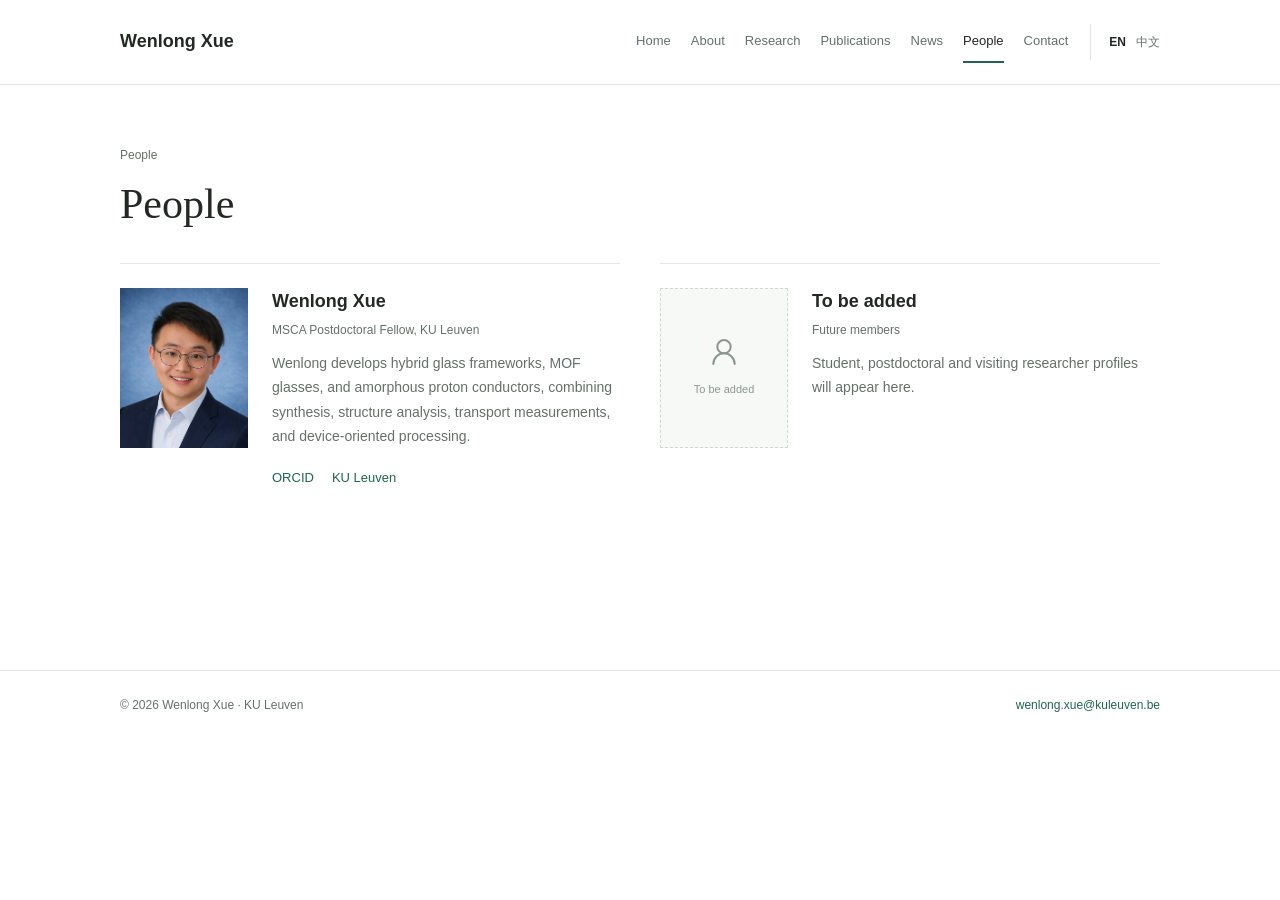
<file: people.html>
<!doctype html>
<html lang="en" class="no-js">
<head>
<meta charset="utf-8" />
<meta name="viewport" content="width=device-width, initial-scale=1" />
<title>People | Wenlong Xue</title>
<meta name="description" content="Wenlong Xue and future research members working on hybrid materials, MOF glasses and proton-conducting frameworks." />
<link rel="canonical" href="https://wenlong-xue.github.io/people.html" />
<meta name="robots" content="index, follow" />
<meta property="og:type" content="website" />
<meta property="og:site_name" content="Wenlong Xue" />
<meta property="og:title" content="People | Wenlong Xue" />
<meta property="og:description" content="Wenlong Xue and future research members working on hybrid materials, MOF glasses and proton-conducting frameworks." />
<meta property="og:url" content="https://wenlong-xue.github.io/people.html" />
<meta property="og:image" content="https://wenlong-xue.github.io/assets/img/wenlong-xue.png" />
<meta property="og:image:alt" content="Wenlong Xue, MSCA Postdoctoral Fellow at KU Leuven" />
<meta name="twitter:card" content="summary" />
<meta name="twitter:title" content="People | Wenlong Xue" />
<meta name="twitter:description" content="Wenlong Xue and future research members working on hybrid materials, MOF glasses and proton-conducting frameworks." />
<meta name="twitter:image" content="https://wenlong-xue.github.io/assets/img/wenlong-xue.png" />
<meta name="twitter:image:alt" content="Wenlong Xue, MSCA Postdoctoral Fellow at KU Leuven" />
<script type="application/ld+json">{"@context":"https://schema.org","@graph":[{"@type":"WebSite","@id":"https://wenlong-xue.github.io/#website","url":"https://wenlong-xue.github.io/","name":"Wenlong Xue"},{"@type":"Person","@id":"https://wenlong-xue.github.io/#person","name":"Wenlong Xue","alternateName":["Wen-Long Xue","薛文龙"],"url":"https://wenlong-xue.github.io/","image":"https://wenlong-xue.github.io/assets/img/wenlong-xue.webp","email":"wenlong.xue@kuleuven.be","jobTitle":"MSCA Postdoctoral Fellow","affiliation":{"@type":"CollegeOrUniversity","name":"KU Leuven","url":"https://www.kuleuven.be/"},"sameAs":["https://scholar.google.com/citations?user=ZLglYGcAAAAJ&hl=en","https://orcid.org/0000-0003-0778-2300","https://www.kuleuven.be/wieiswie/en/person/00177372"],"knowsAbout":["MOF glasses","hybrid glass frameworks","amorphous proton conductors","mechanochemistry"]},{"@type":"WebPage","@id":"https://wenlong-xue.github.io/people.html#page","url":"https://wenlong-xue.github.io/people.html","name":"People | Wenlong Xue","description":"Wenlong Xue and future research members working on hybrid materials, MOF glasses and proton-conducting frameworks.","inLanguage":"en","isPartOf":{"@id":"https://wenlong-xue.github.io/#website"},"about":{"@id":"https://wenlong-xue.github.io/#person"}}]}</script>
<link rel="stylesheet" href="assets/css/styles.css?v=minimal-20261013" />
<script>document.documentElement.classList.remove('no-js');</script>
</head>
<body data-page="people">
<a class="skip-link" href="#main" data-i18n="labels.skip">Skip to content</a><header class="site-header" id="top"><nav class="nav wrap" aria-label="Main navigation"><a class="brand" href="index.html"><span data-profile-name>Wenlong Xue</span></a><button class="menu-button" type="button" aria-label="Toggle navigation" aria-controls="navigation" aria-expanded="false" data-nav-toggle><img src="assets/img/menu.svg" alt="Menu" width="20" height="20" /></button><div class="nav-actions"><div class="nav-links" id="navigation" data-nav-links><a href="index.html" data-nav-page="home" data-i18n="nav.home">Home</a><a href="about.html" data-nav-page="about" data-i18n="nav.about">About</a><a href="research.html" data-nav-page="research" data-i18n="nav.research">Research</a><a href="publications.html" data-nav-page="publications" data-i18n="nav.publications">Publications</a><a href="news.html" data-nav-page="news" data-i18n="nav.news">News</a><a href="people.html" data-nav-page="people" data-i18n="nav.people" class="active" aria-current="page">People</a><a href="contact.html" data-nav-page="contact" data-i18n="nav.contact">Contact</a></div><div class="language-switch" aria-label="Language"><button type="button" data-lang-option="en" aria-pressed="true" class="active">EN</button><button type="button" data-lang-option="zh" aria-pressed="false">中文</button></div></div></nav></header>
<main id="main" class="page-main wrap"><div class="page-heading"><p class="eyebrow" data-i18n="pages.people.eyebrow">People</p><h1 data-i18n="pages.people.heading">People</h1></div><div class="people-list" data-people><article class="person-item"><figure class="person-photo"><img src="assets/img/wenlong-xue.webp" alt="Wenlong Xue, MSCA Postdoctoral Fellow at KU Leuven" width="256" height="320" /></figure><div class="person-copy"><h3>Wenlong Xue</h3><div class="person-role">MSCA Postdoctoral Fellow, KU Leuven</div><p>Wenlong develops hybrid glass frameworks, MOF glasses, and amorphous proton conductors, combining synthesis, structure analysis, transport measurements, and device-oriented processing.</p><div class="person-links"><a href="https://orcid.org/0000-0003-0778-2300" target="_blank" rel="noopener">ORCID</a><a href="https://www.kuleuven.be/wieiswie/en/person/u0177372" target="_blank" rel="noopener">KU Leuven</a></div></div></article><article class="person-item"><figure class="person-photo"><div class="photo-placeholder"><img src="assets/img/user-round.svg" alt="Future member photo" width="32" height="32" /><span>To be added</span></div></figure><div class="person-copy"><h3>To be added</h3><div class="person-role">Future members</div><p>Student, postdoctoral and visiting researcher profiles will appear here.</p><div class="person-links"></div></div></article></div></main>
<footer class="site-footer"><div class="wrap footer-inner"><p>&copy; <span data-year>2026</span> <span data-footer-name>Wenlong Xue</span> · KU Leuven</p><a href="mailto:wenlong.xue@kuleuven.be">wenlong.xue@kuleuven.be</a></div></footer>
<script type="module" src="assets/js/site.js?v=minimal-20261013"></script>
</body>
</html>
</file>
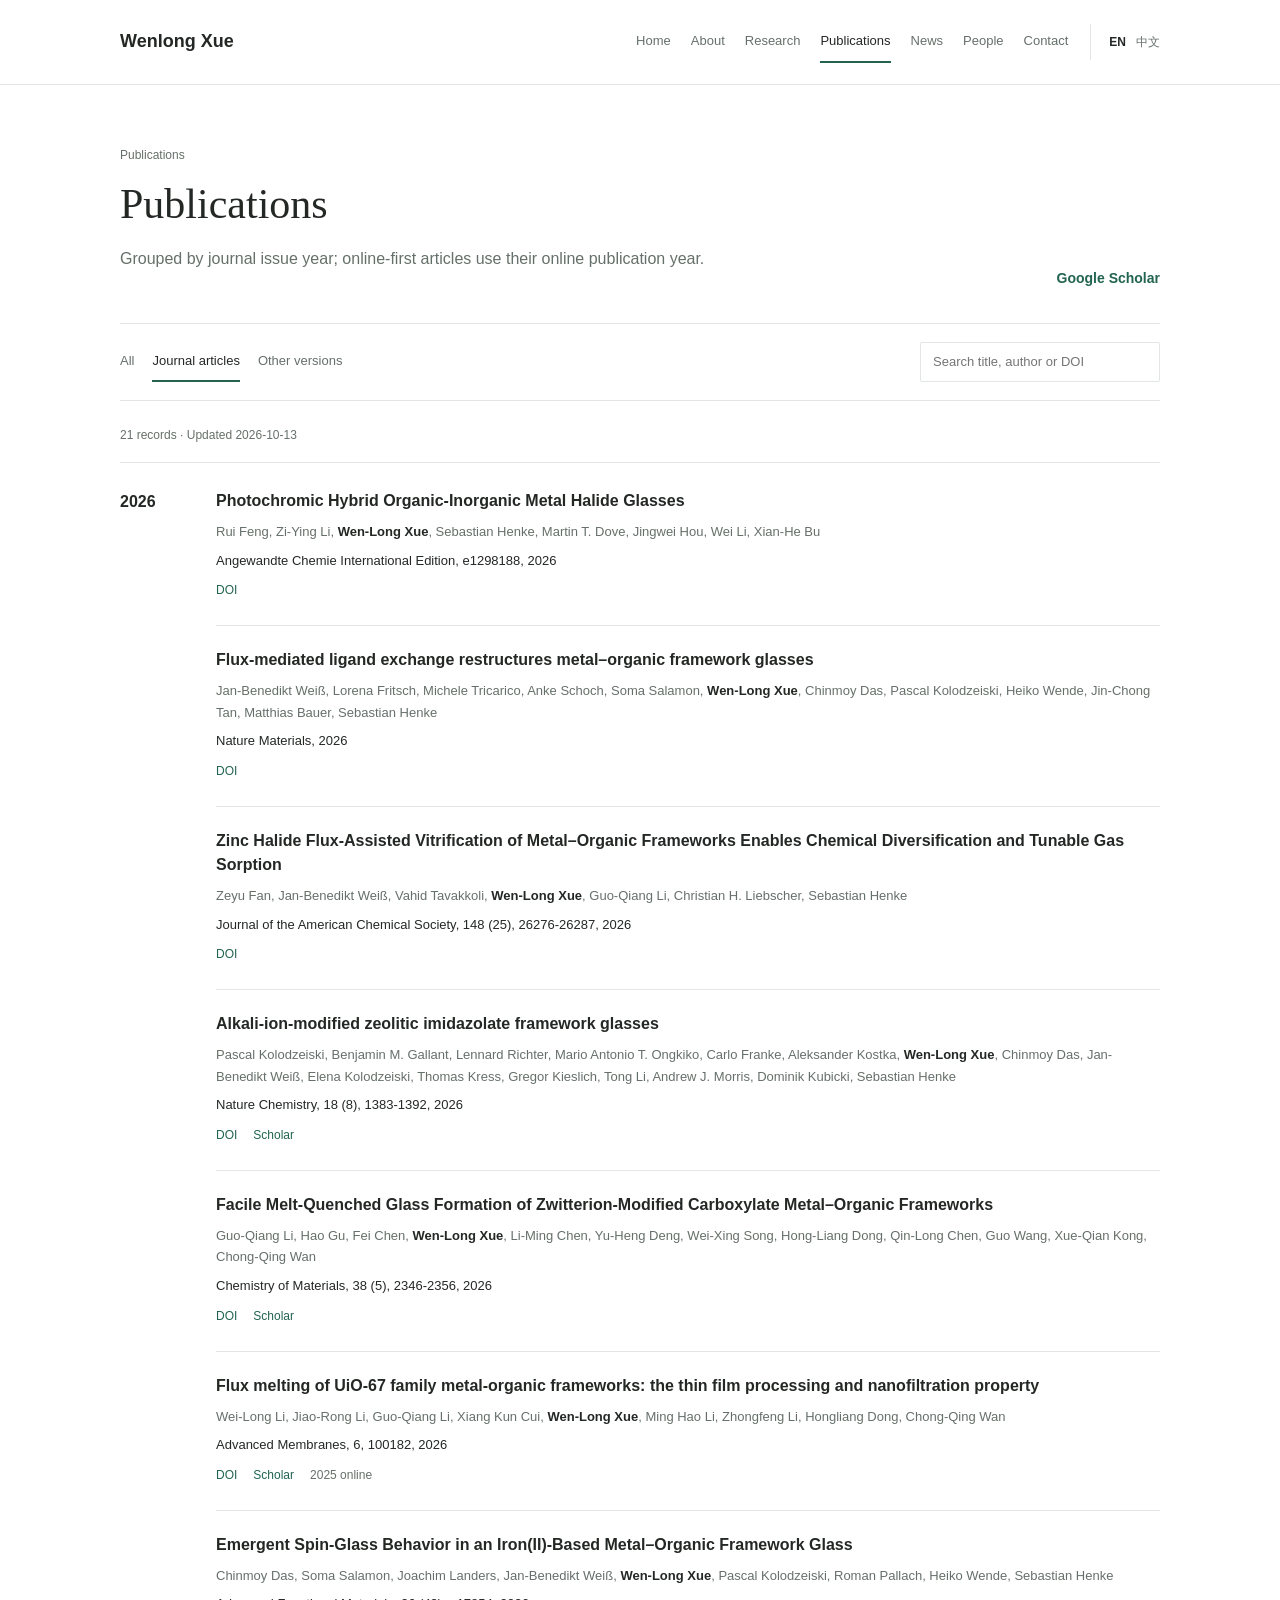
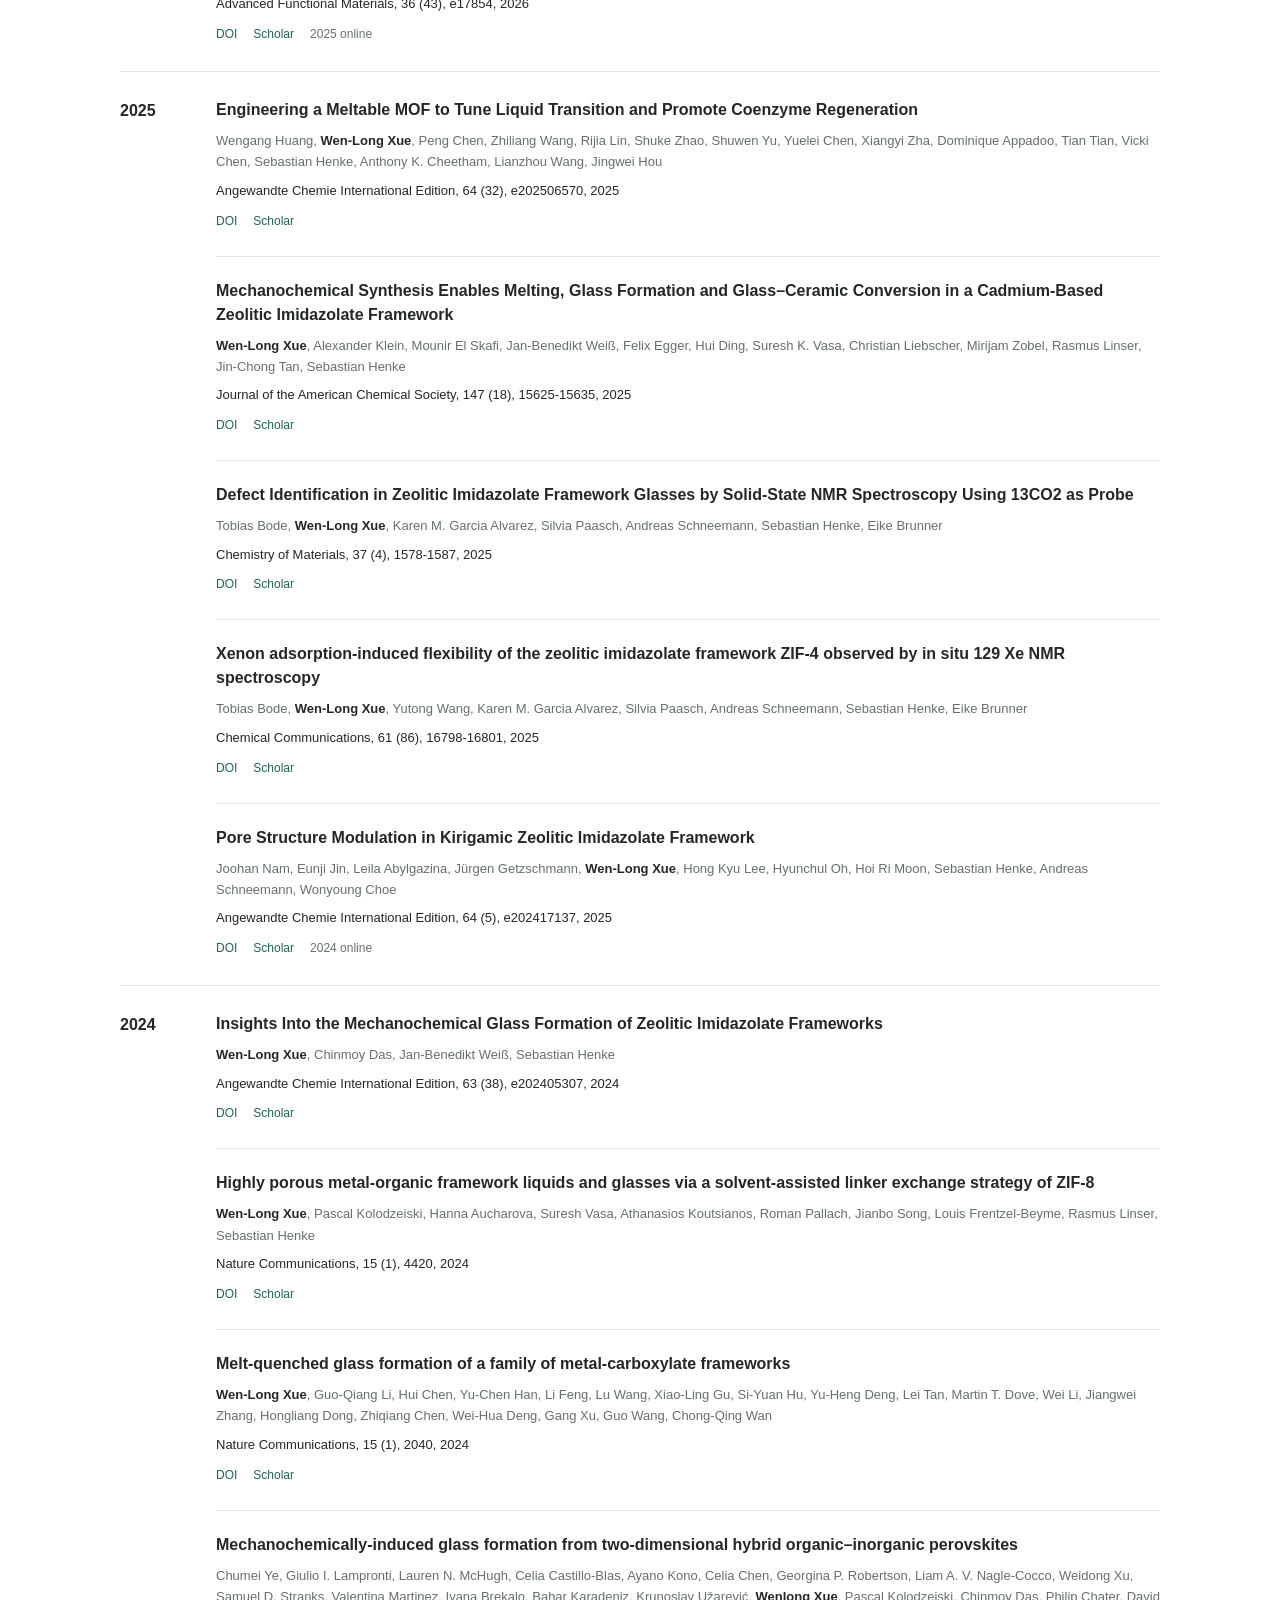
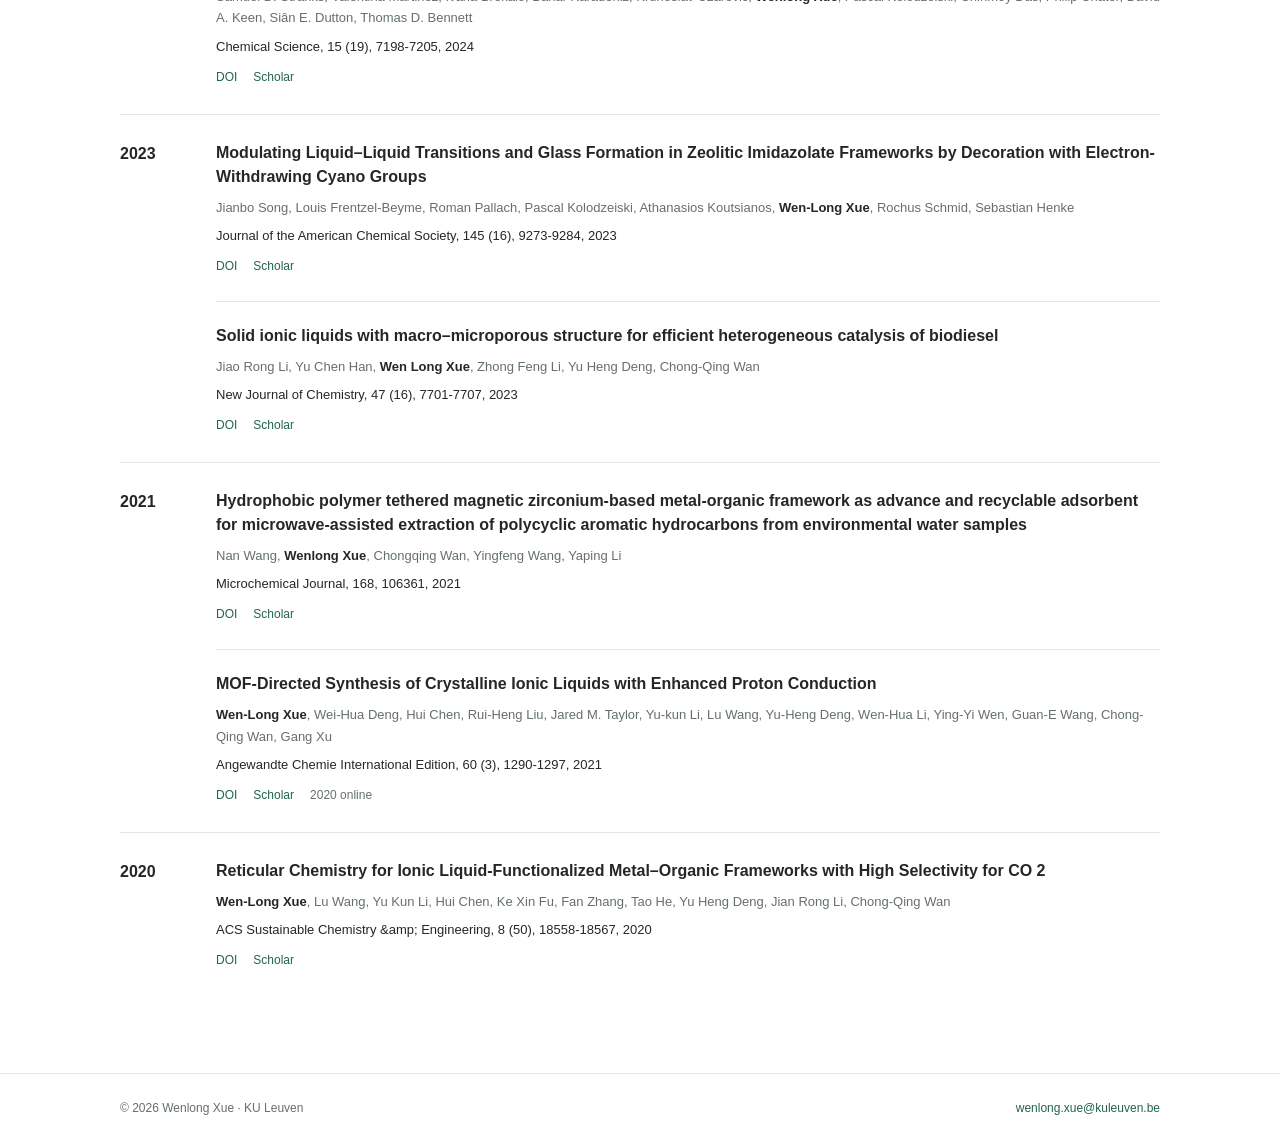
<file: publications.html>
<!doctype html>
<html lang="en" class="no-js">
<head>
<meta charset="utf-8" />
<meta name="viewport" content="width=device-width, initial-scale=1" />
<title>Publications | Wenlong Xue</title>
<meta name="description" content="Publications by Wenlong Xue, with complete authors, journal details and DOI links. Research on MOF glasses, hybrid materials and proton conduction." />
<link rel="canonical" href="https://wenlong-xue.github.io/publications.html" />
<meta name="robots" content="index, follow" />
<meta property="og:type" content="website" />
<meta property="og:site_name" content="Wenlong Xue" />
<meta property="og:title" content="Publications | Wenlong Xue" />
<meta property="og:description" content="Publications by Wenlong Xue, with complete authors, journal details and DOI links. Research on MOF glasses, hybrid materials and proton conduction." />
<meta property="og:url" content="https://wenlong-xue.github.io/publications.html" />
<meta property="og:image" content="https://wenlong-xue.github.io/assets/img/wenlong-xue.png" />
<meta property="og:image:alt" content="Wenlong Xue, MSCA Postdoctoral Fellow at KU Leuven" />
<meta name="twitter:card" content="summary" />
<meta name="twitter:title" content="Publications | Wenlong Xue" />
<meta name="twitter:description" content="Publications by Wenlong Xue, with complete authors, journal details and DOI links. Research on MOF glasses, hybrid materials and proton conduction." />
<meta name="twitter:image" content="https://wenlong-xue.github.io/assets/img/wenlong-xue.png" />
<meta name="twitter:image:alt" content="Wenlong Xue, MSCA Postdoctoral Fellow at KU Leuven" />
<script type="application/ld+json">{"@context":"https://schema.org","@graph":[{"@type":"WebSite","@id":"https://wenlong-xue.github.io/#website","url":"https://wenlong-xue.github.io/","name":"Wenlong Xue"},{"@type":"Person","@id":"https://wenlong-xue.github.io/#person","name":"Wenlong Xue","alternateName":["Wen-Long Xue","薛文龙"],"url":"https://wenlong-xue.github.io/","image":"https://wenlong-xue.github.io/assets/img/wenlong-xue.webp","email":"wenlong.xue@kuleuven.be","jobTitle":"MSCA Postdoctoral Fellow","affiliation":{"@type":"CollegeOrUniversity","name":"KU Leuven","url":"https://www.kuleuven.be/"},"sameAs":["https://scholar.google.com/citations?user=ZLglYGcAAAAJ&hl=en","https://orcid.org/0000-0003-0778-2300","https://www.kuleuven.be/wieiswie/en/person/00177372"],"knowsAbout":["MOF glasses","hybrid glass frameworks","amorphous proton conductors","mechanochemistry"]},{"@type":"WebPage","@id":"https://wenlong-xue.github.io/publications.html#page","url":"https://wenlong-xue.github.io/publications.html","name":"Publications | Wenlong Xue","description":"Publications by Wenlong Xue, with complete authors, journal details and DOI links. Research on MOF glasses, hybrid materials and proton conduction.","inLanguage":"en","isPartOf":{"@id":"https://wenlong-xue.github.io/#website"},"about":{"@id":"https://wenlong-xue.github.io/#person"}},{"@type":"ItemList","name":"Journal articles by Wenlong Xue","itemListElement":[{"@type":"ListItem","position":1,"item":{"@type":"ScholarlyArticle","name":"Photochromic Hybrid Organic-Inorganic Metal Halide Glasses","url":"https://doi.org/10.1002/anie.1298188","identifier":"10.1002/anie.1298188","datePublished":"2026-09-14","author":[{"@type":"Person","name":"Rui Feng"},{"@type":"Person","name":"Zi-Ying Li"},{"@type":"Person","name":"Wen-Long Xue"},{"@type":"Person","name":"Sebastian Henke"},{"@type":"Person","name":"Martin T. Dove"},{"@type":"Person","name":"Jingwei Hou"},{"@type":"Person","name":"Wei Li"},{"@type":"Person","name":"Xian-He Bu"}],"isPartOf":{"@type":"Periodical","name":"Angewandte Chemie International Edition"}}},{"@type":"ListItem","position":2,"item":{"@type":"ScholarlyArticle","name":"Flux-mediated ligand exchange restructures metal–organic framework glasses","url":"https://doi.org/10.1038/s41563-026-02712-5","identifier":"10.1038/s41563-026-02712-5","datePublished":"2026-08-24","author":[{"@type":"Person","name":"Jan-Benedikt Weiß"},{"@type":"Person","name":"Lorena Fritsch"},{"@type":"Person","name":"Michele Tricarico"},{"@type":"Person","name":"Anke Schoch"},{"@type":"Person","name":"Soma Salamon"},{"@type":"Person","name":"Wen-Long Xue"},{"@type":"Person","name":"Chinmoy Das"},{"@type":"Person","name":"Pascal Kolodzeiski"},{"@type":"Person","name":"Heiko Wende"},{"@type":"Person","name":"Jin-Chong Tan"},{"@type":"Person","name":"Matthias Bauer"},{"@type":"Person","name":"Sebastian Henke"}],"isPartOf":{"@type":"Periodical","name":"Nature Materials"}}},{"@type":"ListItem","position":3,"item":{"@type":"ScholarlyArticle","name":"Zinc Halide Flux-Assisted Vitrification of Metal–Organic Frameworks Enables Chemical Diversification and Tunable Gas Sorption","url":"https://doi.org/10.1021/jacs.6c05678","identifier":"10.1021/jacs.6c05678","datePublished":"2026-06-16","author":[{"@type":"Person","name":"Zeyu Fan"},{"@type":"Person","name":"Jan-Benedikt Weiß"},{"@type":"Person","name":"Vahid Tavakkoli"},{"@type":"Person","name":"Wen-Long Xue"},{"@type":"Person","name":"Guo-Qiang Li"},{"@type":"Person","name":"Christian H. Liebscher"},{"@type":"Person","name":"Sebastian Henke"}],"isPartOf":{"@type":"Periodical","name":"Journal of the American Chemical Society"}}},{"@type":"ListItem","position":4,"item":{"@type":"ScholarlyArticle","name":"Alkali-ion-modified zeolitic imidazolate framework glasses","url":"https://doi.org/10.1038/s41557-026-02115-8","identifier":"10.1038/s41557-026-02115-8","datePublished":"2026-05-04","author":[{"@type":"Person","name":"Pascal Kolodzeiski"},{"@type":"Person","name":"Benjamin M. Gallant"},{"@type":"Person","name":"Lennard Richter"},{"@type":"Person","name":"Mario Antonio T. Ongkiko"},{"@type":"Person","name":"Carlo Franke"},{"@type":"Person","name":"Aleksander Kostka"},{"@type":"Person","name":"Wen-Long Xue"},{"@type":"Person","name":"Chinmoy Das"},{"@type":"Person","name":"Jan-Benedikt Weiß"},{"@type":"Person","name":"Elena Kolodzeiski"},{"@type":"Person","name":"Thomas Kress"},{"@type":"Person","name":"Gregor Kieslich"},{"@type":"Person","name":"Tong Li"},{"@type":"Person","name":"Andrew J. Morris"},{"@type":"Person","name":"Dominik Kubicki"},{"@type":"Person","name":"Sebastian Henke"}],"isPartOf":{"@type":"Periodical","name":"Nature Chemistry"}}},{"@type":"ListItem","position":5,"item":{"@type":"ScholarlyArticle","name":"Facile Melt-Quenched Glass Formation of Zwitterion-Modified Carboxylate Metal–Organic Frameworks","url":"https://doi.org/10.1021/acs.chemmater.5c03043","identifier":"10.1021/acs.chemmater.5c03043","datePublished":"2026-02-14","author":[{"@type":"Person","name":"Guo-Qiang Li"},{"@type":"Person","name":"Hao Gu"},{"@type":"Person","name":"Fei Chen"},{"@type":"Person","name":"Wen-Long Xue"},{"@type":"Person","name":"Li-Ming Chen"},{"@type":"Person","name":"Yu-Heng Deng"},{"@type":"Person","name":"Wei-Xing Song"},{"@type":"Person","name":"Hong-Liang Dong"},{"@type":"Person","name":"Qin-Long Chen"},{"@type":"Person","name":"Guo Wang"},{"@type":"Person","name":"Xue-Qian Kong"},{"@type":"Person","name":"Chong-Qing Wan"}],"isPartOf":{"@type":"Periodical","name":"Chemistry of Materials"}}},{"@type":"ListItem","position":6,"item":{"@type":"ScholarlyArticle","name":"Flux melting of UiO-67 family metal-organic frameworks: the thin film processing and nanofiltration property","url":"https://doi.org/10.1016/j.advmem.2025.100182","identifier":"10.1016/j.advmem.2025.100182","datePublished":"2025-10-24","author":[{"@type":"Person","name":"Wei-Long Li"},{"@type":"Person","name":"Jiao-Rong Li"},{"@type":"Person","name":"Guo-Qiang Li"},{"@type":"Person","name":"Xiang Kun Cui"},{"@type":"Person","name":"Wen-Long Xue"},{"@type":"Person","name":"Ming Hao Li"},{"@type":"Person","name":"Zhongfeng Li"},{"@type":"Person","name":"Hongliang Dong"},{"@type":"Person","name":"Chong-Qing Wan"}],"isPartOf":{"@type":"Periodical","name":"Advanced Membranes"}}},{"@type":"ListItem","position":7,"item":{"@type":"ScholarlyArticle","name":"Emergent Spin-Glass Behavior in an Iron(II)-Based Metal–Organic Framework Glass","url":"https://doi.org/10.1002/adfm.202517854","identifier":"10.1002/adfm.202517854","datePublished":"2025-08-14","author":[{"@type":"Person","name":"Chinmoy Das"},{"@type":"Person","name":"Soma Salamon"},{"@type":"Person","name":"Joachim Landers"},{"@type":"Person","name":"Jan-Benedikt Weiß"},{"@type":"Person","name":"Wen-Long Xue"},{"@type":"Person","name":"Pascal Kolodzeiski"},{"@type":"Person","name":"Roman Pallach"},{"@type":"Person","name":"Heiko Wende"},{"@type":"Person","name":"Sebastian Henke"}],"isPartOf":{"@type":"Periodical","name":"Advanced Functional Materials"}}},{"@type":"ListItem","position":8,"item":{"@type":"ScholarlyArticle","name":"Engineering a Meltable MOF to Tune Liquid Transition and Promote Coenzyme Regeneration","url":"https://doi.org/10.1002/anie.202506570","identifier":"10.1002/anie.202506570","datePublished":"2025-06-12","author":[{"@type":"Person","name":"Wengang Huang"},{"@type":"Person","name":"Wen-Long Xue"},{"@type":"Person","name":"Peng Chen"},{"@type":"Person","name":"Zhiliang Wang"},{"@type":"Person","name":"Rijia Lin"},{"@type":"Person","name":"Shuke Zhao"},{"@type":"Person","name":"Shuwen Yu"},{"@type":"Person","name":"Yuelei Chen"},{"@type":"Person","name":"Xiangyi Zha"},{"@type":"Person","name":"Dominique Appadoo"},{"@type":"Person","name":"Tian Tian"},{"@type":"Person","name":"Vicki Chen"},{"@type":"Person","name":"Sebastian Henke"},{"@type":"Person","name":"Anthony K. Cheetham"},{"@type":"Person","name":"Lianzhou Wang"},{"@type":"Person","name":"Jingwei Hou"}],"isPartOf":{"@type":"Periodical","name":"Angewandte Chemie International Edition"}}},{"@type":"ListItem","position":9,"item":{"@type":"ScholarlyArticle","name":"Mechanochemical Synthesis Enables Melting, Glass Formation and Glass–Ceramic Conversion in a Cadmium-Based Zeolitic Imidazolate Framework","url":"https://doi.org/10.1021/jacs.5c02767","identifier":"10.1021/jacs.5c02767","datePublished":"2025-04-24","author":[{"@type":"Person","name":"Wen-Long Xue"},{"@type":"Person","name":"Alexander Klein"},{"@type":"Person","name":"Mounir El Skafi"},{"@type":"Person","name":"Jan-Benedikt Weiß"},{"@type":"Person","name":"Felix Egger"},{"@type":"Person","name":"Hui Ding"},{"@type":"Person","name":"Suresh K. Vasa"},{"@type":"Person","name":"Christian Liebscher"},{"@type":"Person","name":"Mirijam Zobel"},{"@type":"Person","name":"Rasmus Linser"},{"@type":"Person","name":"Jin-Chong Tan"},{"@type":"Person","name":"Sebastian Henke"}],"isPartOf":{"@type":"Periodical","name":"Journal of the American Chemical Society"}}},{"@type":"ListItem","position":10,"item":{"@type":"ScholarlyArticle","name":"Defect Identification in Zeolitic Imidazolate Framework Glasses by Solid-State NMR Spectroscopy Using 13CO2 as Probe","url":"https://doi.org/10.1021/acs.chemmater.4c03190","identifier":"10.1021/acs.chemmater.4c03190","datePublished":"2025-02-08","author":[{"@type":"Person","name":"Tobias Bode"},{"@type":"Person","name":"Wen-Long Xue"},{"@type":"Person","name":"Karen M. Garcia Alvarez"},{"@type":"Person","name":"Silvia Paasch"},{"@type":"Person","name":"Andreas Schneemann"},{"@type":"Person","name":"Sebastian Henke"},{"@type":"Person","name":"Eike Brunner"}],"isPartOf":{"@type":"Periodical","name":"Chemistry of Materials"}}},{"@type":"ListItem","position":11,"item":{"@type":"ScholarlyArticle","name":"Xenon adsorption-induced flexibility of the zeolitic imidazolate framework ZIF-4 observed by in situ 129 Xe NMR spectroscopy","url":"https://doi.org/10.1039/d5cc04620c","identifier":"10.1039/d5cc04620c","datePublished":"2025","author":[{"@type":"Person","name":"Tobias Bode"},{"@type":"Person","name":"Wen-Long Xue"},{"@type":"Person","name":"Yutong Wang"},{"@type":"Person","name":"Karen M. Garcia Alvarez"},{"@type":"Person","name":"Silvia Paasch"},{"@type":"Person","name":"Andreas Schneemann"},{"@type":"Person","name":"Sebastian Henke"},{"@type":"Person","name":"Eike Brunner"}],"isPartOf":{"@type":"Periodical","name":"Chemical Communications"}}},{"@type":"ListItem","position":12,"item":{"@type":"ScholarlyArticle","name":"Pore Structure Modulation in Kirigamic Zeolitic Imidazolate Framework","url":"https://doi.org/10.1002/anie.202417137","identifier":"10.1002/anie.202417137","datePublished":"2024-11-21","author":[{"@type":"Person","name":"Joohan Nam"},{"@type":"Person","name":"Eunji Jin"},{"@type":"Person","name":"Leila Abylgazina"},{"@type":"Person","name":"Jürgen Getzschmann"},{"@type":"Person","name":"Wen-Long Xue"},{"@type":"Person","name":"Hong Kyu Lee"},{"@type":"Person","name":"Hyunchul Oh"},{"@type":"Person","name":"Hoi Ri Moon"},{"@type":"Person","name":"Sebastian Henke"},{"@type":"Person","name":"Andreas Schneemann"},{"@type":"Person","name":"Wonyoung Choe"}],"isPartOf":{"@type":"Periodical","name":"Angewandte Chemie International Edition"}}},{"@type":"ListItem","position":13,"item":{"@type":"ScholarlyArticle","name":"Insights Into the Mechanochemical Glass Formation of Zeolitic Imidazolate Frameworks","url":"https://doi.org/10.1002/anie.202405307","identifier":"10.1002/anie.202405307","datePublished":"2024-08-14","author":[{"@type":"Person","name":"Wen-Long Xue"},{"@type":"Person","name":"Chinmoy Das"},{"@type":"Person","name":"Jan-Benedikt Weiß"},{"@type":"Person","name":"Sebastian Henke"}],"isPartOf":{"@type":"Periodical","name":"Angewandte Chemie International Edition"}}},{"@type":"ListItem","position":14,"item":{"@type":"ScholarlyArticle","name":"Highly porous metal-organic framework liquids and glasses via a solvent-assisted linker exchange strategy of ZIF-8","url":"https://doi.org/10.1038/s41467-024-48703-5","identifier":"10.1038/s41467-024-48703-5","datePublished":"2024-05-24","author":[{"@type":"Person","name":"Wen-Long Xue"},{"@type":"Person","name":"Pascal Kolodzeiski"},{"@type":"Person","name":"Hanna Aucharova"},{"@type":"Person","name":"Suresh Vasa"},{"@type":"Person","name":"Athanasios Koutsianos"},{"@type":"Person","name":"Roman Pallach"},{"@type":"Person","name":"Jianbo Song"},{"@type":"Person","name":"Louis Frentzel-Beyme"},{"@type":"Person","name":"Rasmus Linser"},{"@type":"Person","name":"Sebastian Henke"}],"isPartOf":{"@type":"Periodical","name":"Nature Communications"}}},{"@type":"ListItem","position":15,"item":{"@type":"ScholarlyArticle","name":"Melt-quenched glass formation of a family of metal-carboxylate frameworks","url":"https://doi.org/10.1038/s41467-024-46311-x","identifier":"10.1038/s41467-024-46311-x","datePublished":"2024-03-06","author":[{"@type":"Person","name":"Wen-Long Xue"},{"@type":"Person","name":"Guo-Qiang Li"},{"@type":"Person","name":"Hui Chen"},{"@type":"Person","name":"Yu-Chen Han"},{"@type":"Person","name":"Li Feng"},{"@type":"Person","name":"Lu Wang"},{"@type":"Person","name":"Xiao-Ling Gu"},{"@type":"Person","name":"Si-Yuan Hu"},{"@type":"Person","name":"Yu-Heng Deng"},{"@type":"Person","name":"Lei Tan"},{"@type":"Person","name":"Martin T. Dove"},{"@type":"Person","name":"Wei Li"},{"@type":"Person","name":"Jiangwei Zhang"},{"@type":"Person","name":"Hongliang Dong"},{"@type":"Person","name":"Zhiqiang Chen"},{"@type":"Person","name":"Wei-Hua Deng"},{"@type":"Person","name":"Gang Xu"},{"@type":"Person","name":"Guo Wang"},{"@type":"Person","name":"Chong-Qing Wan"}],"isPartOf":{"@type":"Periodical","name":"Nature Communications"}}},{"@type":"ListItem","position":16,"item":{"@type":"ScholarlyArticle","name":"Mechanochemically-induced glass formation from two-dimensional hybrid organic–inorganic perovskites","url":"https://doi.org/10.1039/d4sc00905c","identifier":"10.1039/d4sc00905c","datePublished":"2024","author":[{"@type":"Person","name":"Chumei Ye"},{"@type":"Person","name":"Giulio I. Lampronti"},{"@type":"Person","name":"Lauren N. McHugh"},{"@type":"Person","name":"Celia Castillo-Blas"},{"@type":"Person","name":"Ayano Kono"},{"@type":"Person","name":"Celia Chen"},{"@type":"Person","name":"Georgina P. Robertson"},{"@type":"Person","name":"Liam A. V. Nagle-Cocco"},{"@type":"Person","name":"Weidong Xu"},{"@type":"Person","name":"Samuel D. Stranks"},{"@type":"Person","name":"Valentina Martinez"},{"@type":"Person","name":"Ivana Brekalo"},{"@type":"Person","name":"Bahar Karadeniz"},{"@type":"Person","name":"Krunoslav Užarević"},{"@type":"Person","name":"Wenlong Xue"},{"@type":"Person","name":"Pascal Kolodzeiski"},{"@type":"Person","name":"Chinmoy Das"},{"@type":"Person","name":"Philip Chater"},{"@type":"Person","name":"David A. Keen"},{"@type":"Person","name":"Siân E. Dutton"},{"@type":"Person","name":"Thomas D. Bennett"}],"isPartOf":{"@type":"Periodical","name":"Chemical Science"}}},{"@type":"ListItem","position":17,"item":{"@type":"ScholarlyArticle","name":"Modulating Liquid–Liquid Transitions and Glass Formation in Zeolitic Imidazolate Frameworks by Decoration with Electron-Withdrawing Cyano Groups","url":"https://doi.org/10.1021/jacs.3c01933","identifier":"10.1021/jacs.3c01933","datePublished":"2023-04-18","author":[{"@type":"Person","name":"Jianbo Song"},{"@type":"Person","name":"Louis Frentzel-Beyme"},{"@type":"Person","name":"Roman Pallach"},{"@type":"Person","name":"Pascal Kolodzeiski"},{"@type":"Person","name":"Athanasios Koutsianos"},{"@type":"Person","name":"Wen-Long Xue"},{"@type":"Person","name":"Rochus Schmid"},{"@type":"Person","name":"Sebastian Henke"}],"isPartOf":{"@type":"Periodical","name":"Journal of the American Chemical Society"}}},{"@type":"ListItem","position":18,"item":{"@type":"ScholarlyArticle","name":"Solid ionic liquids with macro–microporous structure for efficient heterogeneous catalysis of biodiesel","url":"https://doi.org/10.1039/d3nj00773a","identifier":"10.1039/d3nj00773a","datePublished":"2023","author":[{"@type":"Person","name":"Jiao Rong Li"},{"@type":"Person","name":"Yu Chen Han"},{"@type":"Person","name":"Wen Long Xue"},{"@type":"Person","name":"Zhong Feng Li"},{"@type":"Person","name":"Yu Heng Deng"},{"@type":"Person","name":"Chong-Qing Wan"}],"isPartOf":{"@type":"Periodical","name":"New Journal of Chemistry"}}},{"@type":"ListItem","position":19,"item":{"@type":"ScholarlyArticle","name":"Hydrophobic polymer tethered magnetic zirconium-based metal-organic framework as advance and recyclable adsorbent for microwave-assisted extraction of polycyclic aromatic hydrocarbons from environmental water samples","url":"https://doi.org/10.1016/j.microc.2021.106361","identifier":"10.1016/j.microc.2021.106361","datePublished":"2021-9-1","author":[{"@type":"Person","name":"Nan Wang"},{"@type":"Person","name":"Wenlong Xue"},{"@type":"Person","name":"Chongqing Wan"},{"@type":"Person","name":"Yingfeng Wang"},{"@type":"Person","name":"Yaping Li"}],"isPartOf":{"@type":"Periodical","name":"Microchemical Journal"}}},{"@type":"ListItem","position":20,"item":{"@type":"ScholarlyArticle","name":"MOF-Directed Synthesis of Crystalline Ionic Liquids with Enhanced Proton Conduction","url":"https://doi.org/10.1002/anie.202010783","identifier":"10.1002/anie.202010783","datePublished":"2020-11-13","author":[{"@type":"Person","name":"Wen-Long Xue"},{"@type":"Person","name":"Wei-Hua Deng"},{"@type":"Person","name":"Hui Chen"},{"@type":"Person","name":"Rui-Heng Liu"},{"@type":"Person","name":"Jared M. Taylor"},{"@type":"Person","name":"Yu-kun Li"},{"@type":"Person","name":"Lu Wang"},{"@type":"Person","name":"Yu-Heng Deng"},{"@type":"Person","name":"Wen-Hua Li"},{"@type":"Person","name":"Ying-Yi Wen"},{"@type":"Person","name":"Guan-E Wang"},{"@type":"Person","name":"Chong-Qing Wan"},{"@type":"Person","name":"Gang Xu"}],"isPartOf":{"@type":"Periodical","name":"Angewandte Chemie International Edition"}}},{"@type":"ListItem","position":21,"item":{"@type":"ScholarlyArticle","name":"Reticular Chemistry for Ionic Liquid-Functionalized Metal–Organic Frameworks with High Selectivity for CO 2","url":"https://doi.org/10.1021/acssuschemeng.0c06551","identifier":"10.1021/acssuschemeng.0c06551","datePublished":"2020-12-08","author":[{"@type":"Person","name":"Wen-Long Xue"},{"@type":"Person","name":"Lu Wang"},{"@type":"Person","name":"Yu Kun Li"},{"@type":"Person","name":"Hui Chen"},{"@type":"Person","name":"Ke Xin Fu"},{"@type":"Person","name":"Fan Zhang"},{"@type":"Person","name":"Tao He"},{"@type":"Person","name":"Yu Heng Deng"},{"@type":"Person","name":"Jian Rong Li"},{"@type":"Person","name":"Chong-Qing Wan"}],"isPartOf":{"@type":"Periodical","name":"ACS Sustainable Chemistry &amp; Engineering"}}}]}]}</script>
<link rel="stylesheet" href="assets/css/styles.css?v=minimal-20261013" />
<script>document.documentElement.classList.remove('no-js');</script>
</head>
<body data-page="publications">
<a class="skip-link" href="#main" data-i18n="labels.skip">Skip to content</a><header class="site-header" id="top"><nav class="nav wrap" aria-label="Main navigation"><a class="brand" href="index.html"><span data-profile-name>Wenlong Xue</span></a><button class="menu-button" type="button" aria-label="Toggle navigation" aria-controls="navigation" aria-expanded="false" data-nav-toggle><img src="assets/img/menu.svg" alt="Menu" width="20" height="20" /></button><div class="nav-actions"><div class="nav-links" id="navigation" data-nav-links><a href="index.html" data-nav-page="home" data-i18n="nav.home">Home</a><a href="about.html" data-nav-page="about" data-i18n="nav.about">About</a><a href="research.html" data-nav-page="research" data-i18n="nav.research">Research</a><a href="publications.html" data-nav-page="publications" data-i18n="nav.publications" class="active" aria-current="page">Publications</a><a href="news.html" data-nav-page="news" data-i18n="nav.news">News</a><a href="people.html" data-nav-page="people" data-i18n="nav.people">People</a><a href="contact.html" data-nav-page="contact" data-i18n="nav.contact">Contact</a></div><div class="language-switch" aria-label="Language"><button type="button" data-lang-option="en" aria-pressed="true" class="active">EN</button><button type="button" data-lang-option="zh" aria-pressed="false">中文</button></div></div></nav></header>
<main id="main" class="page-main wrap"><div class="page-heading inline-heading"><div><p class="eyebrow" data-i18n="pages.publications.eyebrow">Publications</p><h1 data-i18n="pages.publications.heading">Publications</h1><p data-i18n="pages.publications.intro">Grouped by journal issue year; online-first articles use their online publication year.</p></div><a class="text-link" href="https://scholar.google.com/citations?user=ZLglYGcAAAAJ&amp;hl=en" target="_blank" rel="noopener" data-scholar-link data-i18n="labels.googleScholar">Google Scholar</a></div><div class="publication-toolbar"><div class="publication-modes" role="group" aria-label="Publication type"><button type="button" data-publication-mode="all" aria-pressed="true" data-i18n="labels.all">All</button><button type="button" data-publication-mode="articles" aria-pressed="false" data-i18n="labels.articles">Journal articles</button><button type="button" data-publication-mode="other" aria-pressed="false" data-i18n="labels.other">Other versions</button></div><input type="search" class="publication-search" data-publication-search aria-label="Search title, author or DOI" placeholder="Search title, author or DOI" /></div><p class="publication-status"><span data-publication-count>29 records</span> · <span data-i18n="labels.updated">Updated</span> <time datetime="2026-10-13">2026-10-13</time></p><p data-publication-empty hidden>No matching publications.</p><div class="publication-list" data-publications><section class="publication-year"><h2>2026</h2><div class="publication-year-items"><article class="publication-item" data-doi="10.1002/anie.1298188"><h3 class="publication-title"><a href="https://doi.org/10.1002/anie.1298188" target="_blank" rel="noopener">Photochromic Hybrid Organic-Inorganic Metal Halide Glasses</a></h3><p class="publication-authors">Rui Feng, Zi-Ying Li, <strong>Wen-Long Xue</strong>, Sebastian Henke, Martin T. Dove, Jingwei Hou, Wei Li, Xian-He Bu</p><p class="publication-meta">Angewandte Chemie International Edition, e1298188, 2026</p><div class="publication-actions"><a href="https://doi.org/10.1002/anie.1298188" target="_blank" rel="noopener">DOI</a></div></article><article class="publication-item" data-doi="10.1002/ange.1298188"><h3 class="publication-title"><a href="https://doi.org/10.1002/ange.1298188" target="_blank" rel="noopener">Photochromic Hybrid Organic-Inorganic Metal Halide Glasses</a></h3><p class="publication-authors">Rui Feng, Zi-Ying Li, <strong>Wen-Long Xue</strong>, Sebastian Henke, Martin T. Dove, Jingwei Hou, Wei Li, Xian-He Bu</p><p class="publication-meta">Angewandte Chemie, e1298188, 2026</p><div class="publication-actions"><a href="https://doi.org/10.1002/ange.1298188" target="_blank" rel="noopener">DOI</a><a href="https://doi.org/10.1002/anie.1298188" target="_blank" rel="noopener">Published version</a><span class="publication-type">German translation</span></div></article><article class="publication-item" data-doi="10.1038/s41563-026-02712-5"><h3 class="publication-title"><a href="https://doi.org/10.1038/s41563-026-02712-5" target="_blank" rel="noopener">Flux-mediated ligand exchange restructures metal–organic framework glasses</a></h3><p class="publication-authors">Jan-Benedikt Weiß, Lorena Fritsch, Michele Tricarico, Anke Schoch, Soma Salamon, <strong>Wen-Long Xue</strong>, Chinmoy Das, Pascal Kolodzeiski, Heiko Wende, Jin-Chong Tan, Matthias Bauer, Sebastian Henke</p><p class="publication-meta">Nature Materials, 2026</p><div class="publication-actions"><a href="https://doi.org/10.1038/s41563-026-02712-5" target="_blank" rel="noopener">DOI</a></div></article><article class="publication-item" data-doi="10.1021/jacs.6c05678"><h3 class="publication-title"><a href="https://doi.org/10.1021/jacs.6c05678" target="_blank" rel="noopener">Zinc Halide Flux-Assisted Vitrification of Metal–Organic Frameworks Enables Chemical Diversification and Tunable Gas Sorption</a></h3><p class="publication-authors">Zeyu Fan, Jan-Benedikt Weiß, Vahid Tavakkoli, <strong>Wen-Long Xue</strong>, Guo-Qiang Li, Christian H. Liebscher, Sebastian Henke</p><p class="publication-meta">Journal of the American Chemical Society, 148 (25), 26276-26287, 2026</p><div class="publication-actions"><a href="https://doi.org/10.1021/jacs.6c05678" target="_blank" rel="noopener">DOI</a></div></article><article class="publication-item" data-doi="10.1038/s41557-026-02115-8"><h3 class="publication-title"><a href="https://doi.org/10.1038/s41557-026-02115-8" target="_blank" rel="noopener">Alkali-ion-modified zeolitic imidazolate framework glasses</a></h3><p class="publication-authors">Pascal Kolodzeiski, Benjamin M. Gallant, Lennard Richter, Mario Antonio T. Ongkiko, Carlo Franke, Aleksander Kostka, <strong>Wen-Long Xue</strong>, Chinmoy Das, Jan-Benedikt Weiß, Elena Kolodzeiski, Thomas Kress, Gregor Kieslich, Tong Li, Andrew J. Morris, Dominik Kubicki, Sebastian Henke</p><p class="publication-meta">Nature Chemistry, 18 (8), 1383-1392, 2026</p><div class="publication-actions"><a href="https://doi.org/10.1038/s41557-026-02115-8" target="_blank" rel="noopener">DOI</a><a href="https://scholar.google.com/citations?view_op=view_citation&amp;hl=en&amp;user=ZLglYGcAAAAJ&amp;pagesize=100&amp;citation_for_view=ZLglYGcAAAAJ:RGFaLdJalmkC" target="_blank" rel="noopener">Scholar</a></div></article><article class="publication-item" data-doi="10.1021/acs.chemmater.5c03043"><h3 class="publication-title"><a href="https://doi.org/10.1021/acs.chemmater.5c03043" target="_blank" rel="noopener">Facile Melt-Quenched Glass Formation of Zwitterion-Modified Carboxylate Metal–Organic Frameworks</a></h3><p class="publication-authors">Guo-Qiang Li, Hao Gu, Fei Chen, <strong>Wen-Long Xue</strong>, Li-Ming Chen, Yu-Heng Deng, Wei-Xing Song, Hong-Liang Dong, Qin-Long Chen, Guo Wang, Xue-Qian Kong, Chong-Qing Wan</p><p class="publication-meta">Chemistry of Materials, 38 (5), 2346-2356, 2026</p><div class="publication-actions"><a href="https://doi.org/10.1021/acs.chemmater.5c03043" target="_blank" rel="noopener">DOI</a><a href="https://scholar.google.com/citations?view_op=view_citation&amp;hl=en&amp;user=ZLglYGcAAAAJ&amp;pagesize=100&amp;citation_for_view=ZLglYGcAAAAJ:GnPB-g6toBAC" target="_blank" rel="noopener">Scholar</a></div></article><article class="publication-item" data-doi="10.26434/chemrxiv.15000963"><h3 class="publication-title"><a href="https://doi.org/10.26434/chemrxiv.15000963" target="_blank" rel="noopener">Zinc halide flux-assisted vitrification of metal-organic frameworks enables chemical diversification and tunable gas sorption</a></h3><p class="publication-authors">Zeyu Fan, Jan-Benedikt Weiß, Vahid Tavakkoli, <strong>Wen-Long Xue</strong>, Guo-Qiang Li, Christian Liebscher, Sebastian Henke</p><p class="publication-meta">ChemRxiv, 2026</p><div class="publication-actions"><a href="https://doi.org/10.26434/chemrxiv.15000963" target="_blank" rel="noopener">DOI</a><a href="https://scholar.google.com/citations?view_op=view_citation&amp;hl=en&amp;user=ZLglYGcAAAAJ&amp;pagesize=100&amp;citation_for_view=ZLglYGcAAAAJ:J_g5lzvAfSwC" target="_blank" rel="noopener">Scholar</a><a href="https://doi.org/10.1021/jacs.6c05678" target="_blank" rel="noopener">Published version</a><span class="publication-type">Preprint</span></div></article><article class="publication-item" data-doi="10.1016/j.advmem.2025.100182"><h3 class="publication-title"><a href="https://doi.org/10.1016/j.advmem.2025.100182" target="_blank" rel="noopener">Flux melting of UiO-67 family metal-organic frameworks: the thin film processing and nanofiltration property</a></h3><p class="publication-authors">Wei-Long Li, Jiao-Rong Li, Guo-Qiang Li, Xiang Kun Cui, <strong>Wen-Long Xue</strong>, Ming Hao Li, Zhongfeng Li, Hongliang Dong, Chong-Qing Wan</p><p class="publication-meta">Advanced Membranes, 6, 100182, 2026</p><div class="publication-actions"><a href="https://doi.org/10.1016/j.advmem.2025.100182" target="_blank" rel="noopener">DOI</a><a href="https://scholar.google.com/citations?view_op=view_citation&amp;hl=en&amp;user=ZLglYGcAAAAJ&amp;pagesize=100&amp;citation_for_view=ZLglYGcAAAAJ:TFP_iSt0sucC" target="_blank" rel="noopener">Scholar</a><span class="publication-type">2025 online</span></div></article><article class="publication-item" data-doi="10.1002/adfm.202517854"><h3 class="publication-title"><a href="https://doi.org/10.1002/adfm.202517854" target="_blank" rel="noopener">Emergent Spin-Glass Behavior in an Iron(II)-Based Metal–Organic Framework Glass</a></h3><p class="publication-authors">Chinmoy Das, Soma Salamon, Joachim Landers, Jan-Benedikt Weiß, <strong>Wen-Long Xue</strong>, Pascal Kolodzeiski, Roman Pallach, Heiko Wende, Sebastian Henke</p><p class="publication-meta">Advanced Functional Materials, 36 (43), e17854, 2026</p><div class="publication-actions"><a href="https://doi.org/10.1002/adfm.202517854" target="_blank" rel="noopener">DOI</a><a href="https://scholar.google.com/citations?view_op=view_citation&amp;hl=en&amp;user=ZLglYGcAAAAJ&amp;pagesize=100&amp;citation_for_view=ZLglYGcAAAAJ:j3f4tGmQtD8C" target="_blank" rel="noopener">Scholar</a><span class="publication-type">2025 online</span></div></article></div></section><section class="publication-year"><h2>2025</h2><div class="publication-year-items"><article class="publication-item" data-doi="10.1002/anie.202514524"><h3 class="publication-title"><a href="https://doi.org/10.1002/anie.202514524" target="_blank" rel="noopener">Outside Back Cover: Engineering a Meltable MOF to Tune Liquid Transition and Promote Coenzyme Regeneration (Angew. Chem. Int. Ed. 32/2025)</a></h3><p class="publication-authors">Wengang Huang, <strong>Wen-Long Xue</strong>, Peng Chen, Zhiliang Wang, Rijia Lin, Shuke Zhao, Shuwen Yu, Yuelei Chen, Xiangyi Zha, Dominique Appadoo, Tian Tian, Vicki Chen, Sebastian Henke, Anthony K Cheetham, Lianzhou Wang, Jingwei Hou</p><p class="publication-meta">Angewandte Chemie International Edition, 64 (32), e202514524, 2025</p><div class="publication-actions"><a href="https://doi.org/10.1002/anie.202514524" target="_blank" rel="noopener">DOI</a><a href="https://scholar.google.com/citations?view_op=view_citation&amp;hl=en&amp;user=ZLglYGcAAAAJ&amp;pagesize=100&amp;citation_for_view=ZLglYGcAAAAJ:e5wmG9Sq2KIC" target="_blank" rel="noopener">Scholar</a><span class="publication-type">Cover</span></div></article><article class="publication-item" data-doi="10.26434/chemrxiv-2025-2ss9r"><h3 class="publication-title"><a href="https://doi.org/10.26434/chemrxiv-2025-2ss9r" target="_blank" rel="noopener">Organic flux-mediated ligand exchange enables coordination sphere engineering and topological restructuring in metal-organic framework glasses</a></h3><p class="publication-authors">Jan-Benedikt Weiß, Lorena Fritsch, Michele Tricarico, Anke Schoch, Soma Salamon, <strong>Wen-Long Xue</strong>, Chinmoy Das, Pascal Kolodzeiski, Heiko Wende, Jin-Chong Tan, Matthias Bauer, Sebastian Henke</p><p class="publication-meta">ChemRxiv, 2025 (0811), 2025</p><div class="publication-actions"><a href="https://doi.org/10.26434/chemrxiv-2025-2ss9r" target="_blank" rel="noopener">DOI</a><a href="https://scholar.google.com/citations?view_op=view_citation&amp;hl=en&amp;user=ZLglYGcAAAAJ&amp;pagesize=100&amp;citation_for_view=ZLglYGcAAAAJ:NaGl4SEjCO4C" target="_blank" rel="noopener">Scholar</a><a href="https://doi.org/10.1038/s41563-026-02712-5" target="_blank" rel="noopener">Published version</a><span class="publication-type">Preprint</span></div></article><article class="publication-item" data-doi="10.1002/anie.202506570"><h3 class="publication-title"><a href="https://doi.org/10.1002/anie.202506570" target="_blank" rel="noopener">Engineering a Meltable MOF to Tune Liquid Transition and Promote Coenzyme Regeneration</a></h3><p class="publication-authors">Wengang Huang, <strong>Wen-Long Xue</strong>, Peng Chen, Zhiliang Wang, Rijia Lin, Shuke Zhao, Shuwen Yu, Yuelei Chen, Xiangyi Zha, Dominique Appadoo, Tian Tian, Vicki Chen, Sebastian Henke, Anthony K. Cheetham, Lianzhou Wang, Jingwei Hou</p><p class="publication-meta">Angewandte Chemie International Edition, 64 (32), e202506570, 2025</p><div class="publication-actions"><a href="https://doi.org/10.1002/anie.202506570" target="_blank" rel="noopener">DOI</a><a href="https://scholar.google.com/citations?view_op=view_citation&amp;hl=en&amp;user=ZLglYGcAAAAJ&amp;pagesize=100&amp;citation_for_view=ZLglYGcAAAAJ:TQgYirikUcIC" target="_blank" rel="noopener">Scholar</a></div></article><article class="publication-item" data-doi="10.1021/jacs.5c02767"><h3 class="publication-title"><a href="https://doi.org/10.1021/jacs.5c02767" target="_blank" rel="noopener">Mechanochemical Synthesis Enables Melting, Glass Formation and Glass–Ceramic Conversion in a Cadmium-Based Zeolitic Imidazolate Framework</a></h3><p class="publication-authors"><strong>Wen-Long Xue</strong>, Alexander Klein, Mounir El Skafi, Jan-Benedikt Weiß, Felix Egger, Hui Ding, Suresh K. Vasa, Christian Liebscher, Mirijam Zobel, Rasmus Linser, Jin-Chong Tan, Sebastian Henke</p><p class="publication-meta">Journal of the American Chemical Society, 147 (18), 15625-15635, 2025</p><div class="publication-actions"><a href="https://doi.org/10.1021/jacs.5c02767" target="_blank" rel="noopener">DOI</a><a href="https://scholar.google.com/citations?view_op=view_citation&amp;hl=en&amp;user=ZLglYGcAAAAJ&amp;pagesize=100&amp;citation_for_view=ZLglYGcAAAAJ:QIV2ME_5wuYC" target="_blank" rel="noopener">Scholar</a></div></article><article class="publication-item" data-doi="10.1021/acs.chemmater.4c03190"><h3 class="publication-title"><a href="https://doi.org/10.1021/acs.chemmater.4c03190" target="_blank" rel="noopener">Defect Identification in Zeolitic Imidazolate Framework Glasses by Solid-State NMR Spectroscopy Using 13CO2 as Probe</a></h3><p class="publication-authors">Tobias Bode, <strong>Wen-Long Xue</strong>, Karen M. Garcia Alvarez, Silvia Paasch, Andreas Schneemann, Sebastian Henke, Eike Brunner</p><p class="publication-meta">Chemistry of Materials, 37 (4), 1578-1587, 2025</p><div class="publication-actions"><a href="https://doi.org/10.1021/acs.chemmater.4c03190" target="_blank" rel="noopener">DOI</a><a href="https://scholar.google.com/citations?view_op=view_citation&amp;hl=en&amp;user=ZLglYGcAAAAJ&amp;pagesize=100&amp;citation_for_view=ZLglYGcAAAAJ:M3ejUd6NZC8C" target="_blank" rel="noopener">Scholar</a></div></article><article class="publication-item" data-doi="10.1039/d5cc04620c"><h3 class="publication-title"><a href="https://doi.org/10.1039/d5cc04620c" target="_blank" rel="noopener">Xenon adsorption-induced flexibility of the zeolitic imidazolate framework ZIF-4 observed by in situ 129 Xe NMR spectroscopy</a></h3><p class="publication-authors">Tobias Bode, <strong>Wen-Long Xue</strong>, Yutong Wang, Karen M. Garcia Alvarez, Silvia Paasch, Andreas Schneemann, Sebastian Henke, Eike Brunner</p><p class="publication-meta">Chemical Communications, 61 (86), 16798-16801, 2025</p><div class="publication-actions"><a href="https://doi.org/10.1039/d5cc04620c" target="_blank" rel="noopener">DOI</a><a href="https://scholar.google.com/citations?view_op=view_citation&amp;hl=en&amp;user=ZLglYGcAAAAJ&amp;pagesize=100&amp;citation_for_view=ZLglYGcAAAAJ:bEWYMUwI8FkC" target="_blank" rel="noopener">Scholar</a></div></article><article class="publication-item" data-doi="10.1002/anie.202417137"><h3 class="publication-title"><a href="https://doi.org/10.1002/anie.202417137" target="_blank" rel="noopener">Pore Structure Modulation in Kirigamic Zeolitic Imidazolate Framework</a></h3><p class="publication-authors">Joohan Nam, Eunji Jin, Leila Abylgazina, Jürgen Getzschmann, <strong>Wen-Long Xue</strong>, Hong Kyu Lee, Hyunchul Oh, Hoi Ri Moon, Sebastian Henke, Andreas Schneemann, Wonyoung Choe</p><p class="publication-meta">Angewandte Chemie International Edition, 64 (5), e202417137, 2025</p><div class="publication-actions"><a href="https://doi.org/10.1002/anie.202417137" target="_blank" rel="noopener">DOI</a><a href="https://scholar.google.com/citations?view_op=view_citation&amp;hl=en&amp;user=ZLglYGcAAAAJ&amp;pagesize=100&amp;citation_for_view=ZLglYGcAAAAJ:hqOjcs7Dif8C" target="_blank" rel="noopener">Scholar</a><span class="publication-type">2024 online</span></div></article><article class="publication-item" data-doi="10.1002/ange.202417137"><h3 class="publication-title"><a href="https://doi.org/10.1002/ange.202417137" target="_blank" rel="noopener">Pore Structure Modulation in Kirigamic Zeolitic Imidazolate Framework</a></h3><p class="publication-authors">Joohan Nam, Eunji Jin, Leila Abylgazina, Jürgen Getzschmann, <strong>Wen-Long Xue</strong>, Hong Kyu Lee, Hyunchul Oh, Hoi Ri Moon, Sebastian Henke, Andreas Schneemann, Wonyoung Choe</p><p class="publication-meta">Angewandte Chemie, 137 (5), e202417137, 2025</p><div class="publication-actions"><a href="https://doi.org/10.1002/ange.202417137" target="_blank" rel="noopener">DOI</a><a href="https://doi.org/10.1002/anie.202417137" target="_blank" rel="noopener">Published version</a><span class="publication-type">German translation</span><span class="publication-type">2024 online</span></div></article></div></section><section class="publication-year"><h2>2024</h2><div class="publication-year-items"><article class="publication-item" data-doi="10.1002/ange.202405307"><h3 class="publication-title"><a href="https://doi.org/10.1002/ange.202405307" target="_blank" rel="noopener">Einblicke in die Mechanochemische Glasbildung von Zeolithischen Imidazolat-Gerüstverbindungen</a></h3><p class="publication-authors"><strong>Wen-Long Xue</strong>, Chinmoy Das, Jan-Benedikt Weiß, Sebastian Henke</p><p class="publication-meta">Angewandte Chemie, 136 (38), e202405307, 2024</p><div class="publication-actions"><a href="https://doi.org/10.1002/ange.202405307" target="_blank" rel="noopener">DOI</a><a href="https://scholar.google.com/citations?view_op=view_citation&amp;hl=en&amp;user=ZLglYGcAAAAJ&amp;pagesize=100&amp;citation_for_view=ZLglYGcAAAAJ:8k81kl-MbHgC" target="_blank" rel="noopener">Scholar</a><a href="https://doi.org/10.1002/anie.202405307" target="_blank" rel="noopener">Published version</a><span class="publication-type">German translation</span></div></article><article class="publication-item" data-doi="10.1002/anie.202405307"><h3 class="publication-title"><a href="https://doi.org/10.1002/anie.202405307" target="_blank" rel="noopener">Insights Into the Mechanochemical Glass Formation of Zeolitic Imidazolate Frameworks</a></h3><p class="publication-authors"><strong>Wen-Long Xue</strong>, Chinmoy Das, Jan-Benedikt Weiß, Sebastian Henke</p><p class="publication-meta">Angewandte Chemie International Edition, 63 (38), e202405307, 2024</p><div class="publication-actions"><a href="https://doi.org/10.1002/anie.202405307" target="_blank" rel="noopener">DOI</a><a href="https://scholar.google.com/citations?view_op=view_citation&amp;hl=en&amp;user=ZLglYGcAAAAJ&amp;pagesize=100&amp;citation_for_view=ZLglYGcAAAAJ:NMxIlDl6LWMC" target="_blank" rel="noopener">Scholar</a></div></article><article class="publication-item" data-doi="10.1038/s41467-024-48703-5"><h3 class="publication-title"><a href="https://doi.org/10.1038/s41467-024-48703-5" target="_blank" rel="noopener">Highly porous metal-organic framework liquids and glasses via a solvent-assisted linker exchange strategy of ZIF-8</a></h3><p class="publication-authors"><strong>Wen-Long Xue</strong>, Pascal Kolodzeiski, Hanna Aucharova, Suresh Vasa, Athanasios Koutsianos, Roman Pallach, Jianbo Song, Louis Frentzel-Beyme, Rasmus Linser, Sebastian Henke</p><p class="publication-meta">Nature Communications, 15 (1), 4420, 2024</p><div class="publication-actions"><a href="https://doi.org/10.1038/s41467-024-48703-5" target="_blank" rel="noopener">DOI</a><a href="https://scholar.google.com/citations?view_op=view_citation&amp;hl=en&amp;user=ZLglYGcAAAAJ&amp;pagesize=100&amp;citation_for_view=ZLglYGcAAAAJ:blknAaTinKkC" target="_blank" rel="noopener">Scholar</a></div></article><article class="publication-item" data-doi="10.1038/s41467-024-46311-x"><h3 class="publication-title"><a href="https://doi.org/10.1038/s41467-024-46311-x" target="_blank" rel="noopener">Melt-quenched glass formation of a family of metal-carboxylate frameworks</a></h3><p class="publication-authors"><strong>Wen-Long Xue</strong>, Guo-Qiang Li, Hui Chen, Yu-Chen Han, Li Feng, Lu Wang, Xiao-Ling Gu, Si-Yuan Hu, Yu-Heng Deng, Lei Tan, Martin T. Dove, Wei Li, Jiangwei Zhang, Hongliang Dong, Zhiqiang Chen, Wei-Hua Deng, Gang Xu, Guo Wang, Chong-Qing Wan</p><p class="publication-meta">Nature Communications, 15 (1), 2040, 2024</p><div class="publication-actions"><a href="https://doi.org/10.1038/s41467-024-46311-x" target="_blank" rel="noopener">DOI</a><a href="https://scholar.google.com/citations?view_op=view_citation&amp;hl=en&amp;user=ZLglYGcAAAAJ&amp;pagesize=100&amp;citation_for_view=ZLglYGcAAAAJ:hMod-77fHWUC" target="_blank" rel="noopener">Scholar</a></div></article><article class="publication-item" data-doi="10.1039/d4sc00905c"><h3 class="publication-title"><a href="https://doi.org/10.1039/d4sc00905c" target="_blank" rel="noopener">Mechanochemically-induced glass formation from two-dimensional hybrid organic–inorganic perovskites</a></h3><p class="publication-authors">Chumei Ye, Giulio I. Lampronti, Lauren N. McHugh, Celia Castillo-Blas, Ayano Kono, Celia Chen, Georgina P. Robertson, Liam A. V. Nagle-Cocco, Weidong Xu, Samuel D. Stranks, Valentina Martinez, Ivana Brekalo, Bahar Karadeniz, Krunoslav Užarević, <strong>Wenlong Xue</strong>, Pascal Kolodzeiski, Chinmoy Das, Philip Chater, David A. Keen, Siân E. Dutton, Thomas D. Bennett</p><p class="publication-meta">Chemical Science, 15 (19), 7198-7205, 2024</p><div class="publication-actions"><a href="https://doi.org/10.1039/d4sc00905c" target="_blank" rel="noopener">DOI</a><a href="https://scholar.google.com/citations?view_op=view_citation&amp;hl=en&amp;user=ZLglYGcAAAAJ&amp;pagesize=100&amp;citation_for_view=ZLglYGcAAAAJ:MXK_kJrjxJIC" target="_blank" rel="noopener">Scholar</a></div></article></div></section><section class="publication-year"><h2>2023</h2><div class="publication-year-items"><article class="publication-item" data-doi="10.26434/chemrxiv-2023-51bpl"><h3 class="publication-title"><a href="https://doi.org/10.26434/chemrxiv-2023-51bpl" target="_blank" rel="noopener">Highly porous metal-organic framework liquids and glasses via a solvent-assisted linker exchange strategy of ZIF-8</a></h3><p class="publication-authors"><strong>Wen-Long Xue</strong>, Pascal Kolodzeiski, Hanna Kavaleuskaya, Suresh Vasa, Athanasios Koutsianos, Roman Pallach, Jianbo Song, Louis Frentzel-Beyme, Rasmus Linser, Sebastian Henke</p><p class="publication-meta">ChemRxiv, 10.26434/chemrxiv-2023-51bpl, 2023</p><div class="publication-actions"><a href="https://doi.org/10.26434/chemrxiv-2023-51bpl" target="_blank" rel="noopener">DOI</a><a href="https://scholar.google.com/citations?view_op=view_citation&amp;hl=en&amp;user=ZLglYGcAAAAJ&amp;pagesize=100&amp;citation_for_view=ZLglYGcAAAAJ:RHpTSmoSYBkC" target="_blank" rel="noopener">Scholar</a><a href="https://doi.org/10.1038/s41467-024-48703-5" target="_blank" rel="noopener">Published version</a><span class="publication-type">Preprint</span></div></article><article class="publication-item" data-doi="10.1021/jacs.3c01933"><h3 class="publication-title"><a href="https://doi.org/10.1021/jacs.3c01933" target="_blank" rel="noopener">Modulating Liquid–Liquid Transitions and Glass Formation in Zeolitic Imidazolate Frameworks by Decoration with Electron-Withdrawing Cyano Groups</a></h3><p class="publication-authors">Jianbo Song, Louis Frentzel-Beyme, Roman Pallach, Pascal Kolodzeiski, Athanasios Koutsianos, <strong>Wen-Long Xue</strong>, Rochus Schmid, Sebastian Henke</p><p class="publication-meta">Journal of the American Chemical Society, 145 (16), 9273-9284, 2023</p><div class="publication-actions"><a href="https://doi.org/10.1021/jacs.3c01933" target="_blank" rel="noopener">DOI</a><a href="https://scholar.google.com/citations?view_op=view_citation&amp;hl=en&amp;user=ZLglYGcAAAAJ&amp;pagesize=100&amp;citation_for_view=ZLglYGcAAAAJ:YFjsv_pBGBYC" target="_blank" rel="noopener">Scholar</a></div></article><article class="publication-item" data-doi="10.1039/d3nj00773a"><h3 class="publication-title"><a href="https://doi.org/10.1039/d3nj00773a" target="_blank" rel="noopener">Solid ionic liquids with macro–microporous structure for efficient heterogeneous catalysis of biodiesel</a></h3><p class="publication-authors">Jiao Rong Li, Yu Chen Han, <strong>Wen Long Xue</strong>, Zhong Feng Li, Yu Heng Deng, Chong-Qing Wan</p><p class="publication-meta">New Journal of Chemistry, 47 (16), 7701-7707, 2023</p><div class="publication-actions"><a href="https://doi.org/10.1039/d3nj00773a" target="_blank" rel="noopener">DOI</a><a href="https://scholar.google.com/citations?view_op=view_citation&amp;hl=en&amp;user=ZLglYGcAAAAJ&amp;pagesize=100&amp;citation_for_view=ZLglYGcAAAAJ:IWHjjKOFINEC" target="_blank" rel="noopener">Scholar</a></div></article></div></section><section class="publication-year"><h2>2021</h2><div class="publication-year-items"><article class="publication-item" data-doi="10.1016/j.microc.2021.106361"><h3 class="publication-title"><a href="https://doi.org/10.1016/j.microc.2021.106361" target="_blank" rel="noopener">Hydrophobic polymer tethered magnetic zirconium-based metal-organic framework as advance and recyclable adsorbent for microwave-assisted extraction of polycyclic aromatic hydrocarbons from environmental water samples</a></h3><p class="publication-authors">Nan Wang, <strong>Wenlong Xue</strong>, Chongqing Wan, Yingfeng Wang, Yaping Li</p><p class="publication-meta">Microchemical Journal, 168, 106361, 2021</p><div class="publication-actions"><a href="https://doi.org/10.1016/j.microc.2021.106361" target="_blank" rel="noopener">DOI</a><a href="https://scholar.google.com/citations?view_op=view_citation&amp;hl=en&amp;user=ZLglYGcAAAAJ&amp;pagesize=100&amp;citation_for_view=ZLglYGcAAAAJ:-f6ydRqryjwC" target="_blank" rel="noopener">Scholar</a></div></article><article class="publication-item" data-doi="10.1002/anie.202010783"><h3 class="publication-title"><a href="https://doi.org/10.1002/anie.202010783" target="_blank" rel="noopener">MOF-Directed Synthesis of Crystalline Ionic Liquids with Enhanced Proton Conduction</a></h3><p class="publication-authors"><strong>Wen-Long Xue</strong>, Wei-Hua Deng, Hui Chen, Rui-Heng Liu, Jared M. Taylor, Yu-kun Li, Lu Wang, Yu-Heng Deng, Wen-Hua Li, Ying-Yi Wen, Guan-E Wang, Chong-Qing Wan, Gang Xu</p><p class="publication-meta">Angewandte Chemie International Edition, 60 (3), 1290-1297, 2021</p><div class="publication-actions"><a href="https://doi.org/10.1002/anie.202010783" target="_blank" rel="noopener">DOI</a><a href="https://scholar.google.com/citations?view_op=view_citation&amp;hl=en&amp;user=ZLglYGcAAAAJ&amp;pagesize=100&amp;citation_for_view=ZLglYGcAAAAJ:hFOr9nPyWt4C" target="_blank" rel="noopener">Scholar</a><span class="publication-type">2020 online</span></div></article><article class="publication-item" data-doi="10.1002/ange.202010783"><h3 class="publication-title"><a href="https://doi.org/10.1002/ange.202010783" target="_blank" rel="noopener">MOF-Directed Synthesis of Crystalline Ionic Liquids with Enhanced Proton Conduction</a></h3><p class="publication-authors"><strong>Wen-Long Xue</strong>, Wei-Hua Deng, Hui Chen, Rui-Heng Liu, Jared M. Taylor, Yu-kun Li, Lu Wang, Yu-Heng Deng, Wen-Hua Li, Ying-Yi Wen, Guan-E Wang, Chong-Qing Wan, Gang Xu</p><p class="publication-meta">Angewandte Chemie, 133 (3), 1310-1317, 2021</p><div class="publication-actions"><a href="https://doi.org/10.1002/ange.202010783" target="_blank" rel="noopener">DOI</a><a href="https://doi.org/10.1002/anie.202010783" target="_blank" rel="noopener">Published version</a><span class="publication-type">German translation</span><span class="publication-type">2020 online</span></div></article></div></section><section class="publication-year"><h2>2020</h2><div class="publication-year-items"><article class="publication-item" data-doi="10.1021/acssuschemeng.0c06551"><h3 class="publication-title"><a href="https://doi.org/10.1021/acssuschemeng.0c06551" target="_blank" rel="noopener">Reticular Chemistry for Ionic Liquid-Functionalized Metal–Organic Frameworks with High Selectivity for CO 2</a></h3><p class="publication-authors"><strong>Wen-Long Xue</strong>, Lu Wang, Yu Kun Li, Hui Chen, Ke Xin Fu, Fan Zhang, Tao He, Yu Heng Deng, Jian Rong Li, Chong-Qing Wan</p><p class="publication-meta">ACS Sustainable Chemistry &amp;amp; Engineering, 8 (50), 18558-18567, 2020</p><div class="publication-actions"><a href="https://doi.org/10.1021/acssuschemeng.0c06551" target="_blank" rel="noopener">DOI</a><a href="https://scholar.google.com/citations?view_op=view_citation&amp;hl=en&amp;user=ZLglYGcAAAAJ&amp;pagesize=100&amp;citation_for_view=ZLglYGcAAAAJ:Wp0gIr-vW9MC" target="_blank" rel="noopener">Scholar</a></div></article></div></section></div></main>
<footer class="site-footer"><div class="wrap footer-inner"><p>&copy; <span data-year>2026</span> <span data-footer-name>Wenlong Xue</span> · KU Leuven</p><a href="mailto:wenlong.xue@kuleuven.be">wenlong.xue@kuleuven.be</a></div></footer>
<script type="module" src="assets/js/site.js?v=minimal-20261013"></script>
</body>
</html>
</file>
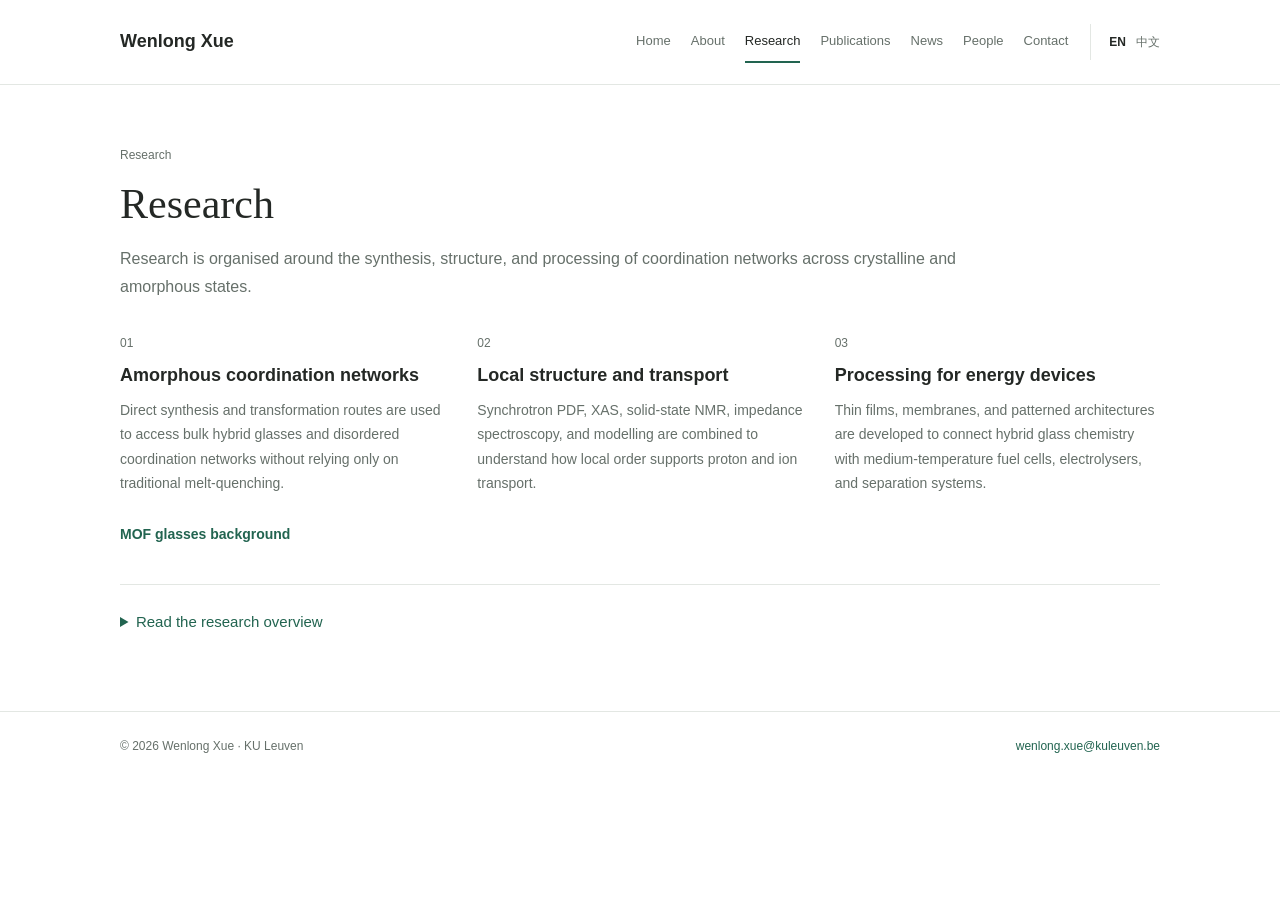
<file: research.html>
<!doctype html>
<html lang="en" class="no-js">
<head>
<meta charset="utf-8" />
<meta name="viewport" content="width=device-width, initial-scale=1" />
<title>MOF Glasses &amp; Proton Conductors | Wenlong Xue</title>
<meta name="description" content="Research on amorphous coordination networks, MOF glasses, mechanochemistry, local structure, proton conduction, thin films and device integration." />
<link rel="canonical" href="https://wenlong-xue.github.io/research.html" />
<meta name="robots" content="index, follow" />
<meta property="og:type" content="website" />
<meta property="og:site_name" content="Wenlong Xue" />
<meta property="og:title" content="MOF Glasses &amp; Proton Conductors | Wenlong Xue" />
<meta property="og:description" content="Research on amorphous coordination networks, MOF glasses, mechanochemistry, local structure, proton conduction, thin films and device integration." />
<meta property="og:url" content="https://wenlong-xue.github.io/research.html" />
<meta property="og:image" content="https://wenlong-xue.github.io/assets/img/wenlong-xue.png" />
<meta property="og:image:alt" content="Wenlong Xue, MSCA Postdoctoral Fellow at KU Leuven" />
<meta name="twitter:card" content="summary" />
<meta name="twitter:title" content="MOF Glasses &amp; Proton Conductors | Wenlong Xue" />
<meta name="twitter:description" content="Research on amorphous coordination networks, MOF glasses, mechanochemistry, local structure, proton conduction, thin films and device integration." />
<meta name="twitter:image" content="https://wenlong-xue.github.io/assets/img/wenlong-xue.png" />
<meta name="twitter:image:alt" content="Wenlong Xue, MSCA Postdoctoral Fellow at KU Leuven" />
<script type="application/ld+json">{"@context":"https://schema.org","@graph":[{"@type":"WebSite","@id":"https://wenlong-xue.github.io/#website","url":"https://wenlong-xue.github.io/","name":"Wenlong Xue"},{"@type":"Person","@id":"https://wenlong-xue.github.io/#person","name":"Wenlong Xue","alternateName":["Wen-Long Xue","薛文龙"],"url":"https://wenlong-xue.github.io/","image":"https://wenlong-xue.github.io/assets/img/wenlong-xue.webp","email":"wenlong.xue@kuleuven.be","jobTitle":"MSCA Postdoctoral Fellow","affiliation":{"@type":"CollegeOrUniversity","name":"KU Leuven","url":"https://www.kuleuven.be/"},"sameAs":["https://scholar.google.com/citations?user=ZLglYGcAAAAJ&hl=en","https://orcid.org/0000-0003-0778-2300","https://www.kuleuven.be/wieiswie/en/person/00177372"],"knowsAbout":["MOF glasses","hybrid glass frameworks","amorphous proton conductors","mechanochemistry"]},{"@type":"WebPage","@id":"https://wenlong-xue.github.io/research.html#page","url":"https://wenlong-xue.github.io/research.html","name":"MOF Glasses & Proton Conductors | Wenlong Xue","description":"Research on amorphous coordination networks, MOF glasses, mechanochemistry, local structure, proton conduction, thin films and device integration.","inLanguage":"en","isPartOf":{"@id":"https://wenlong-xue.github.io/#website"},"about":{"@id":"https://wenlong-xue.github.io/#person"}}]}</script>
<link rel="stylesheet" href="assets/css/styles.css?v=minimal-20261013" />
<script>document.documentElement.classList.remove('no-js');</script>
</head>
<body data-page="research">
<a class="skip-link" href="#main" data-i18n="labels.skip">Skip to content</a><header class="site-header" id="top"><nav class="nav wrap" aria-label="Main navigation"><a class="brand" href="index.html"><span data-profile-name>Wenlong Xue</span></a><button class="menu-button" type="button" aria-label="Toggle navigation" aria-controls="navigation" aria-expanded="false" data-nav-toggle><img src="assets/img/menu.svg" alt="Menu" width="20" height="20" /></button><div class="nav-actions"><div class="nav-links" id="navigation" data-nav-links><a href="index.html" data-nav-page="home" data-i18n="nav.home">Home</a><a href="about.html" data-nav-page="about" data-i18n="nav.about">About</a><a href="research.html" data-nav-page="research" data-i18n="nav.research" class="active" aria-current="page">Research</a><a href="publications.html" data-nav-page="publications" data-i18n="nav.publications">Publications</a><a href="news.html" data-nav-page="news" data-i18n="nav.news">News</a><a href="people.html" data-nav-page="people" data-i18n="nav.people">People</a><a href="contact.html" data-nav-page="contact" data-i18n="nav.contact">Contact</a></div><div class="language-switch" aria-label="Language"><button type="button" data-lang-option="en" aria-pressed="true" class="active">EN</button><button type="button" data-lang-option="zh" aria-pressed="false">中文</button></div></div></nav></header>
<main id="main" class="page-main wrap"><div class="page-heading"><p class="eyebrow" data-i18n="pages.research.eyebrow">Research</p><h1 data-research-heading>Research</h1><p data-research-intro>Research is organised around the synthesis, structure, and processing of coordination networks across crystalline and amorphous states.</p></div><div class="research-grid" data-research><article class="research-item"><div class="research-index">01</div><div class="research-copy"><h3>Amorphous coordination networks</h3><p>Direct synthesis and transformation routes are used to access bulk hybrid glasses and disordered coordination networks without relying only on traditional melt-quenching.</p></div></article><article class="research-item"><div class="research-index">02</div><div class="research-copy"><h3>Local structure and transport</h3><p>Synchrotron PDF, XAS, solid-state NMR, impedance spectroscopy, and modelling are combined to understand how local order supports proton and ion transport.</p></div></article><article class="research-item"><div class="research-index">03</div><div class="research-copy"><h3>Processing for energy devices</h3><p>Thin films, membranes, and patterned architectures are developed to connect hybrid glass chemistry with medium-temperature fuel cells, electrolysers, and separation systems.</p></div></article></div><p class="section-link"><a class="text-link" href="mof-glasses.html" data-i18n="labels.background">MOF glasses background</a></p><details class="reading-detail"><summary data-i18n="labels.researchDetail">Read the research overview</summary><article class="research-narrative" data-long-text="research">
      <h2>MOF Glasses, Proton Conductors, Processing and Devices</h2>
      <p>Wenlong Xue’s research sits at the boundary between crystalline coordination chemistry and glass science. Metal-organic frameworks are usually discussed as ordered porous crystals, yet many framework solids can also be driven into liquid, amorphous, or glassy states while retaining elements of local metal-ligand connectivity. MOF glasses and broader metal-organic framework glasses therefore offer a route to materials that combine coordination-network chemistry with the shaping, flow, and integration advantages normally associated with glasses. The central question is how local structure survives disorder, and how this local structure controls transport, mechanical stability, porosity, and compatibility with practical processing routes.</p>
      <p>Hybrid glass frameworks are especially attractive because they allow molecular-level chemistry to be connected with macroscale form. In crystalline frameworks, long-range order can make structure determination elegant, but it can also limit how the material is processed into films, membranes, or device-ready architectures. In amorphous frameworks and MOF glasses, the loss of periodicity is not simply a defect. It can create new free-volume distributions, interfacial environments, and ion-transport pathways. The research therefore focuses on how framework composition, ligand chemistry, cation modification, and synthesis history determine the balance between retained local order and useful disorder.</p>
      <h3>Amorphous Proton Conductors</h3>
      <p>A major theme is the design of amorphous proton conductors based on hybrid and framework-derived materials. Proton conduction depends on the density, connectivity, and dynamics of proton carriers, but also on the local structure that supports hopping or vehicular transport. Framework glasses can provide immobilised coordination sites, tunable organic linkers, and chemically defined environments that are difficult to reproduce in conventional inorganic glasses or polymer electrolytes. By studying amorphous proton conductors through impedance spectroscopy, solid-state NMR, diffraction, and local-structure methods, the work aims to identify how disorder can be used deliberately rather than tolerated as a limitation.</p>
      <h3>Mechanochemical Synthesis</h3>
      <p>Mechanochemical synthesis provides another route to glass formation and amorphisation. Instead of relying only on melt-quenching, ball milling and related mechanical activation methods can transform coordination frameworks under conditions where thermal melting is inaccessible or chemically undesirable. Mechanochemistry can introduce defects, promote ligand rearrangement, modify particle interfaces, and in some cases trigger genuine amorphous or glassy states. This approach is important for MOF glasses because many frameworks decompose before melting, while others require fluxes, ion modification, or pressure-assisted pathways. Mechanochemical synthesis gives access to metastable materials and glass-ceramic conversions that can reveal how a framework collapses, reorganises, and partially preserves coordination motifs.</p>
      <h3>Thin Films and Membranes</h3>
      <p>Processing is a recurring challenge in framework chemistry. A powder can be structurally beautiful but still difficult to incorporate into a device. Thin films, membranes, and patterned layers are therefore central to the research direction. MOF glasses and meltable or flux-processable frameworks can potentially be cast, laminated, or converted into continuous layers with fewer grain-boundary problems than crystalline powders. This matters for nanofiltration, selective transport, proton exchange layers, and catalytic interfaces. The research connects synthesis with film formation, surface compatibility, thickness control, and post-processing so that glassy framework materials can be evaluated in geometries closer to real technologies.</p>
      <h3>Device Integration</h3>
      <p>Device integration requires more than high conductivity or porosity in an isolated sample. Materials must tolerate interfaces, temperature windows, humidity changes, mechanical handling, and contact with electrodes, membranes, or catalytic layers. Hybrid glass frameworks may help bridge this gap because they retain chemical tunability while becoming easier to process into coherent architectures. For energy technologies, the long-term goal is to connect amorphous proton conductors and MOF-derived glasses with medium-temperature fuel cells, electrolysers, and separation devices. For each application, structure-property relationships must be linked to manufacturable form.</p>
      <h3>Structure-Property Feedback</h3>
      <p>A practical research cycle begins with a framework composition or processing concept, then follows the material through amorphisation, glass formation, local-structure analysis, transport testing, and shape control. This feedback loop is important because a high-performance framework glass rarely emerges from a single parameter. Ion identity, linker chemistry, residual porosity, water uptake, thermal history, and defect density can all influence proton conduction or ion transport. By comparing crystalline precursors, mechanically treated solids, melt-quenched glasses, flux-processed materials, and thin films, it becomes possible to distinguish intrinsic transport from artefacts caused by interfaces, particle packing, or sample history. This is especially relevant for amorphous proton conductors, where conductivity can depend strongly on hydration, acid-base chemistry, and percolation through local environments.</p>
      <p>The broader research strategy is therefore to move between synthesis, local-structure characterisation, transport measurements, and processing. Synchrotron PDF, XAS, solid-state NMR, impedance spectroscopy, microscopy, and modelling each provide a different view of how coordination networks behave beyond crystallinity. Together they help answer why some frameworks form stable glasses, why some amorphous networks conduct protons or ions more effectively, and how chemical modification can tune the transition from crystal to liquid to glass. More focused background is available on the <a class="text-link" href="mof-glasses.html">MOF glasses</a> page, and related journal articles are listed in <a class="text-link" href="publications.html">publications</a>.</p>
    </article></details></main>
<footer class="site-footer"><div class="wrap footer-inner"><p>&copy; <span data-year>2026</span> <span data-footer-name>Wenlong Xue</span> · KU Leuven</p><a href="mailto:wenlong.xue@kuleuven.be">wenlong.xue@kuleuven.be</a></div></footer>
<script type="module" src="assets/js/site.js?v=minimal-20261013"></script>
</body>
</html>
</file>
<file: assets/css/styles.css>
:root { --bg:#fff; --ink:#242825; --muted:#66706a; --line:#e3e7e3; --soft:#f7f9f7; --accent:#226450; --wrap:1040px; }
* { box-sizing:border-box; }
html { scroll-behavior:smooth; }
body { margin:0; color:var(--ink); background:var(--bg); font-family:Arial,"Helvetica Neue",Helvetica,"Microsoft YaHei",sans-serif; font-size:16px; line-height:1.75; letter-spacing:0; }
a { color:var(--accent); text-decoration:none; text-underline-offset:4px; }
a:hover { text-decoration:underline; }
img { display:block; max-width:100%; height:auto; }
button,input,select { font:inherit; }
button,a,input,select,summary { -webkit-tap-highlight-color:transparent; }
:focus-visible { outline:2px solid var(--accent); outline-offset:4px; }
[hidden] { display:none!important; }
.wrap { width:min(var(--wrap),calc(100% - 64px)); margin-inline:auto; }
.site-header { border-bottom:1px solid var(--line); }
.nav { min-height:84px; display:flex; align-items:center; justify-content:space-between; gap:22px; position:relative; }
.brand { color:var(--ink); font-size:18px; font-weight:700; white-space:nowrap; }
.nav-actions,.nav-links { display:flex; align-items:center; gap:22px; }
.nav-links { gap:20px; }
.nav-links a { color:var(--muted); font-size:13px; padding:9px 0; border-bottom:2px solid transparent; }
.nav-links a:hover { color:var(--ink); text-decoration:none; }
.nav-links a.active { color:var(--ink); border-bottom-color:var(--accent); }
.language-switch { display:flex; align-items:center; gap:10px; padding-left:18px; border-left:1px solid var(--line); white-space:nowrap; }
.language-switch button { border:0; background:none; padding:7px 0; color:var(--muted); font-size:12px; cursor:pointer; min-height:36px; }
.language-switch button.active { color:var(--ink); font-weight:700; }
.menu-button { display:none; align-items:center; justify-content:center; width:38px; height:38px; padding:0; border:0; background:none; color:var(--ink); cursor:pointer; }
.menu-button img { width:20px; height:20px; }
.no-js .nav-links { display:flex; }
h1,h2,h3 { color:var(--ink); margin:0; letter-spacing:0; font-weight:400; }
h1,h2 { font-family:Georgia,"Times New Roman","Songti SC",serif; line-height:1.25; }
h1 { font-size:42px; }
h2 { font-size:28px; }
h3 { font-size:18px; font-weight:600; line-height:1.45; }
p { margin:0 0 18px; }
.eyebrow { font-size:12px; color:var(--muted); margin:0 0 12px; }
.page-main { min-height:65vh; padding:60px 0 76px; }
.page-heading { max-width:850px; margin-bottom:32px; }
.page-heading p:not(.eyebrow) { color:var(--muted); margin-top:14px; }
.inline-heading { max-width:none; display:flex; align-items:end; justify-content:space-between; gap:24px; }
.text-link { font-size:14px; font-weight:600; }
.home-profile { display:grid; grid-template-columns:minmax(0,1fr) 216px; gap:64px; align-items:start; padding:62px 0 46px; }
.home-profile h1 { font-size:44px; }
.profile-role { color:var(--muted); font-size:14px; margin:10px 0 20px; }
.subtitle { font-family:Georgia,"Times New Roman",serif; font-size:23px; line-height:1.45; max-width:660px; margin:0 0 18px; }
.intro-copy { color:var(--muted); max-width:660px; }
.portrait { margin:0; }
.portrait img { width:100%; aspect-ratio:4/5; object-fit:cover; object-position:center 30%; }
.home-link-row,.profile-links,.contact-links,.person-links { display:flex; flex-wrap:wrap; align-items:center; gap:18px; font-size:14px; }
.home-link-row { margin-top:24px; }
.section { padding:34px 0 40px; border-top:1px solid var(--line); }
.section-heading { margin-bottom:24px; }
.section-heading p { color:var(--muted); margin-top:12px; }
.research-grid { display:grid; grid-template-columns:repeat(3,minmax(0,1fr)); gap:32px; }
.research-item { min-width:0; }
.research-copy p { font-size:14px; color:var(--muted); margin:10px 0 0; }
.research-index { color:var(--muted); font-size:12px; margin-bottom:8px; }
.tag-row { display:flex; gap:10px; flex-wrap:wrap; margin-top:12px; }
.tag { font-size:12px; color:var(--accent); }
.section-link { margin:24px 0 0; }
.latest-item { display:grid; grid-template-columns:54px minmax(0,1fr); gap:22px; border-top:1px solid var(--line); padding:17px 0; }
.latest-year { font-size:13px; color:var(--muted); padding-top:3px; }
.latest-item h3 { font-size:16px; font-weight:500; }
.latest-item h3 a { color:var(--ink); }
.latest-meta { font-size:13px; color:var(--muted); margin:5px 0 0; }
.profile-page { display:grid; grid-template-columns:232px minmax(0,1fr); gap:54px; align-items:start; }
.profile-photo-large { margin:0; }
.profile-photo-large img { width:100%; aspect-ratio:4/5; object-fit:cover; object-position:center 30%; }
.profile-lead { color:var(--muted); margin:16px 0 24px; }
.profile-line { font-size:14px; color:var(--muted); border-top:1px solid var(--line); padding-top:20px; margin:0 0 24px; }
.profile-text p { color:var(--muted); }
.timeline { margin-top:32px; }
.timeline-item { display:grid; grid-template-columns:96px 1fr; gap:20px; margin-top:18px; font-size:14px; }
.timeline-item time { color:var(--muted); }
.timeline-item p { margin:0; }
.publication-toolbar { display:flex; align-items:center; justify-content:space-between; flex-wrap:wrap; gap:16px; padding:18px 0; border-top:1px solid var(--line); border-bottom:1px solid var(--line); margin-bottom:24px; }
.publication-modes { display:flex; align-items:center; gap:18px; }
.publication-modes button { background:none; border:0; padding:8px 0; cursor:pointer; color:var(--muted); font-size:13px; border-bottom:2px solid transparent; }
.publication-modes button[aria-pressed="true"] { color:var(--ink); border-bottom-color:var(--accent); }
.publication-search { width:240px; max-width:100%; border:1px solid var(--line); padding:8px 12px; border-radius:2px; font-size:13px; background:white; color:var(--ink); }
.publication-status { font-size:12px; color:var(--muted); margin:0 0 16px; }
.publication-year { display:grid; grid-template-columns:74px minmax(0,1fr); gap:22px; padding:26px 0; border-top:1px solid var(--line); }
.publication-year h2 { font-family:Arial,sans-serif; font-size:16px; font-weight:600; padding-top:3px; }
.publication-year-items { min-width:0; }
.publication-item { padding:0 0 24px; margin-bottom:22px; border-bottom:1px solid var(--line); }
.publication-item:last-child { border-bottom:0; margin:0; padding-bottom:0; }
.publication-title { font-size:16px; font-weight:600; line-height:1.5; }
.publication-title a { color:var(--ink); }
.publication-authors { font-size:13px; line-height:1.65; color:var(--muted); margin:8px 0 0; }
.publication-authors strong { color:var(--ink); font-weight:600; }
.publication-meta { font-size:13px; color:var(--ink); margin:7px 0 0; }
.publication-actions { display:flex; flex-wrap:wrap; gap:16px; margin-top:8px; font-size:12px; }
.publication-type { color:var(--muted); }
.keyword-line { margin:7px 0 0; color:var(--muted); font-size:12px; }
.news-item { display:grid; grid-template-columns:96px minmax(0,1fr); gap:28px; border-top:1px solid var(--line); padding:24px 0; }
.news-date { color:var(--muted); font-size:13px; padding-top:3px; }
.news-item h3 { font-size:17px; }
.news-item p { color:var(--muted); font-size:14px; margin:10px 0 0; }
.people-list { display:grid; grid-template-columns:repeat(2,minmax(0,1fr)); gap:40px; }
.person-item { display:grid; grid-template-columns:128px minmax(0,1fr); gap:24px; align-items:start; border-top:1px solid var(--line); padding-top:24px; }
.person-photo { margin:0; }
.person-photo img { width:100%; aspect-ratio:4/5; object-fit:cover; object-position:center 30%; }
.person-role { font-size:12px; color:var(--muted); margin:6px 0 10px; }
.person-copy p { font-size:14px; color:var(--muted); }
.person-links { font-size:13px; }
.photo-placeholder { width:100%; aspect-ratio:4/5; background:var(--soft); border:1px dashed #ced7d0; display:flex; flex-direction:column; align-items:center; justify-content:center; gap:12px; color:#8b9790; }
.photo-placeholder img { width:32px; height:32px; aspect-ratio:auto; object-fit:contain; }
.photo-placeholder span { font-size:11px; }
.contact-page { max-width:760px; }
address { font-style:normal; color:var(--muted); border-top:1px solid var(--line); padding-top:24px; }
address strong { color:var(--ink); }
address a { overflow-wrap:anywhere; }
.contact-links { margin-top:20px; }
.research-narrative,.seo-article { max-width:810px; margin-top:32px; }
.research-narrative h2,.seo-article h2 { font-size:25px; margin-bottom:20px; }
.research-narrative h3,.seo-article h3 { margin:28px 0 12px; font-size:17px; }
.research-narrative p,.seo-article p { color:var(--muted); font-size:15px; }
.reading-detail { border-top:1px solid var(--line); margin-top:36px; padding-top:24px; }
.reading-detail summary { cursor:pointer; font-size:15px; color:var(--accent); }
.site-footer { border-top:1px solid var(--line); color:var(--muted); padding:24px 0; font-size:12px; }
.footer-inner { display:flex; justify-content:space-between; align-items:center; gap:24px; }
.footer-inner p { margin:0; }
.skip-link { position:absolute; top:-80px; left:16px; padding:10px 16px; background:white; z-index:10; }
.skip-link:focus { top:8px; }
@media(max-width:1000px) {
  .nav-actions { gap:16px; }
  .nav-links { gap:14px; }
  .nav-links a { font-size:12px; }
  .people-list { grid-template-columns:1fr; }
}
@media(max-width:800px) {
  .wrap { width:calc(100% - 40px); }
  .nav { min-height:72px; }
  .brand { margin-right:auto; }
  .menu-button { display:flex; }
  .nav-links { display:none; position:absolute; top:72px; left:-20px; right:-20px; flex-direction:column; align-items:stretch; gap:0; background:white; padding:14px 20px; border-bottom:1px solid var(--line); z-index:5; }
  .nav-links.open { display:flex; }
  .no-js .nav { flex-wrap:wrap; padding:16px 0; }
  .no-js .nav-actions { width:100%; flex-wrap:wrap; }
  .no-js .nav-links { position:static; flex-direction:row; flex-wrap:wrap; padding:0; border:0; }
  .no-js .menu-button { display:none; }
  .nav-links a { font-size:14px; padding:10px 0; }
  .language-switch { padding-left:0; border:0; }
  .page-main { padding:38px 0 52px; }
  h1 { font-size:32px; }
  h2 { font-size:25px; }
  .home-profile { padding:38px 0; gap:28px; grid-template-columns:minmax(0,1fr) 160px; }
  .home-profile h1 { font-size:36px; }
  .subtitle { font-size:21px; }
  .research-grid { gap:22px; }
  .profile-page { grid-template-columns:180px 1fr; gap:28px; }
}
@media(max-width:540px) {
  .nav { gap:10px; }
  .nav-actions { gap:12px; }
  .brand { font-size:16px; }
  .home-profile { grid-template-columns:1fr; gap:22px; }
  .home-profile .portrait { grid-row:1; width:122px; }
  .home-profile .portrait img { aspect-ratio:1; object-position:center 28%; }
  .home-profile h1 { font-size:34px; }
  .research-grid,.profile-page { grid-template-columns:1fr; }
  .profile-photo-large { width:180px; }
  .inline-heading { display:block; }
  .inline-heading .text-link { display:inline-block; margin-top:12px; }
  .publication-year { grid-template-columns:1fr; gap:16px; }
  .publication-modes { gap:16px; }
  .publication-search { width:100%; }
  .news-item { grid-template-columns:1fr; gap:8px; }
  .person-item { grid-template-columns:105px minmax(0,1fr); gap:18px; }
  .footer-inner { align-items:start; flex-direction:column; gap:6px; }
}
@media(prefers-reduced-motion:reduce) { html { scroll-behavior:auto; } }
</file>
